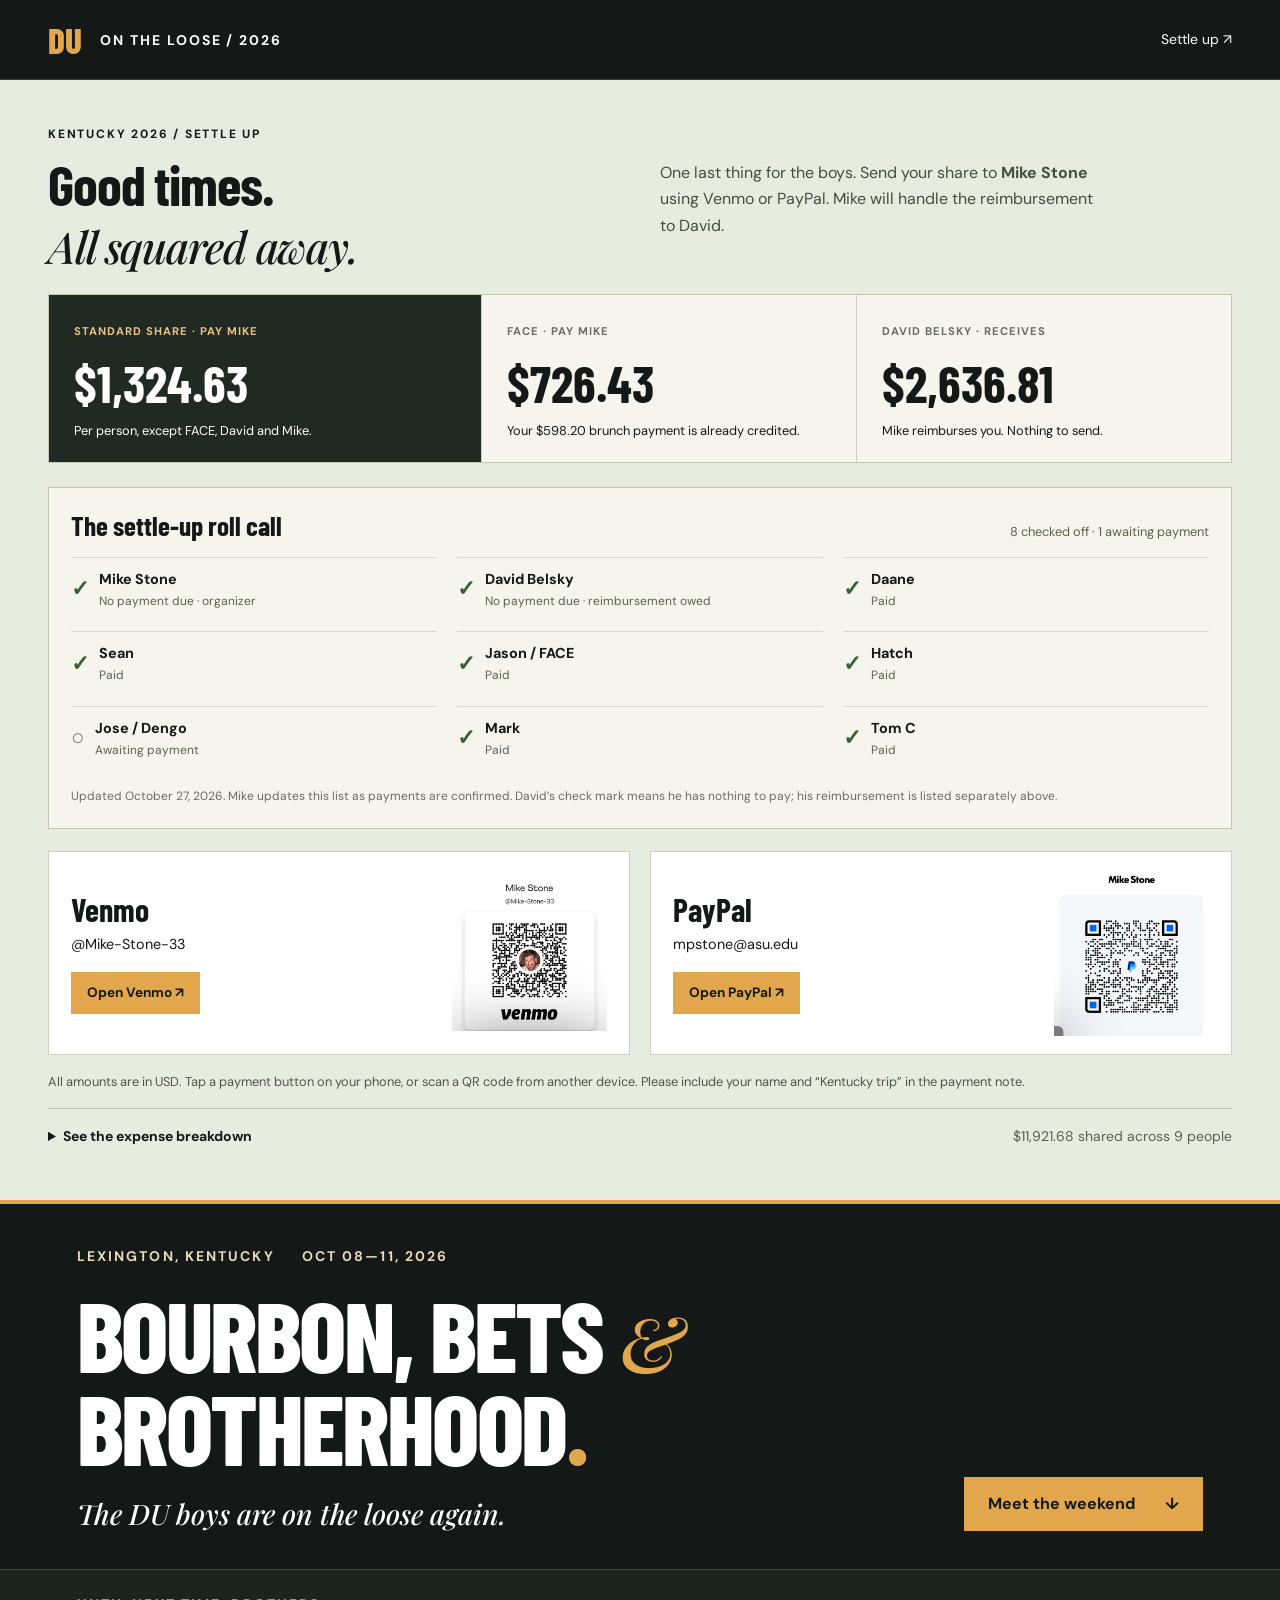
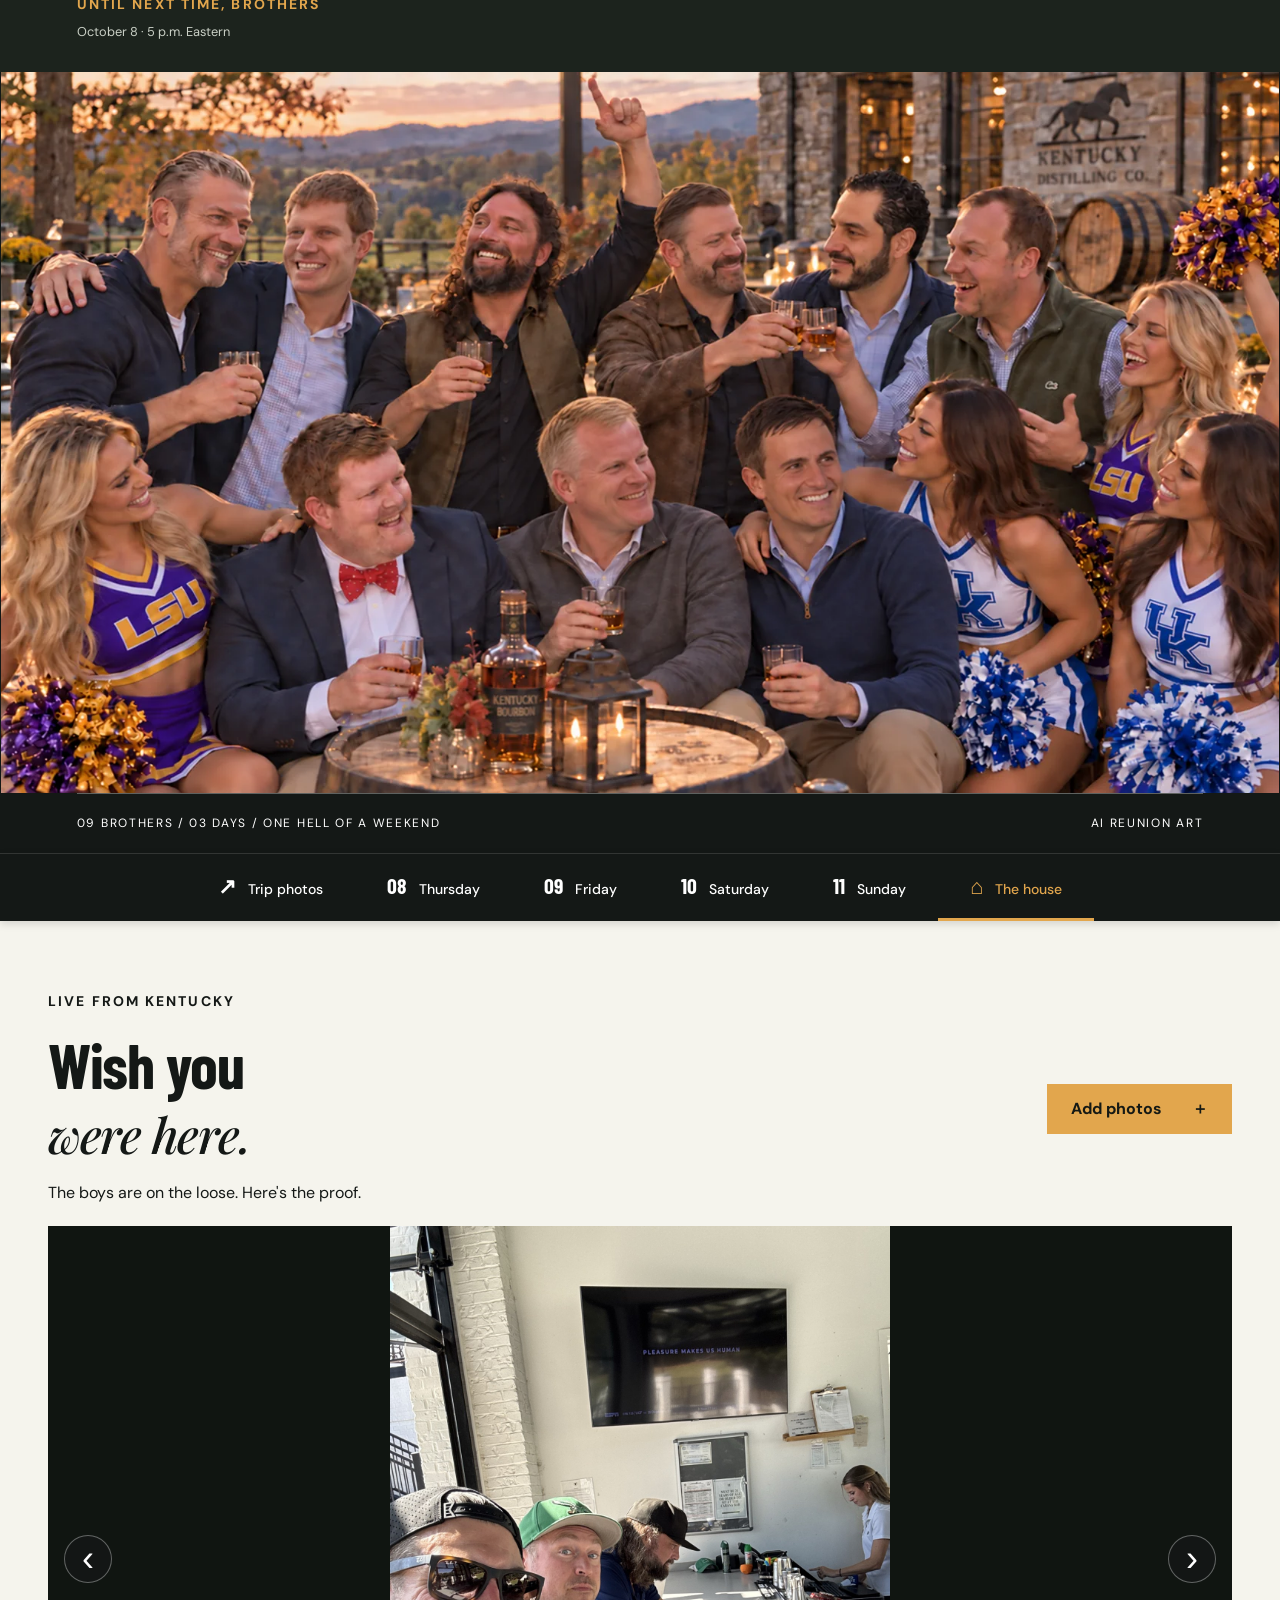
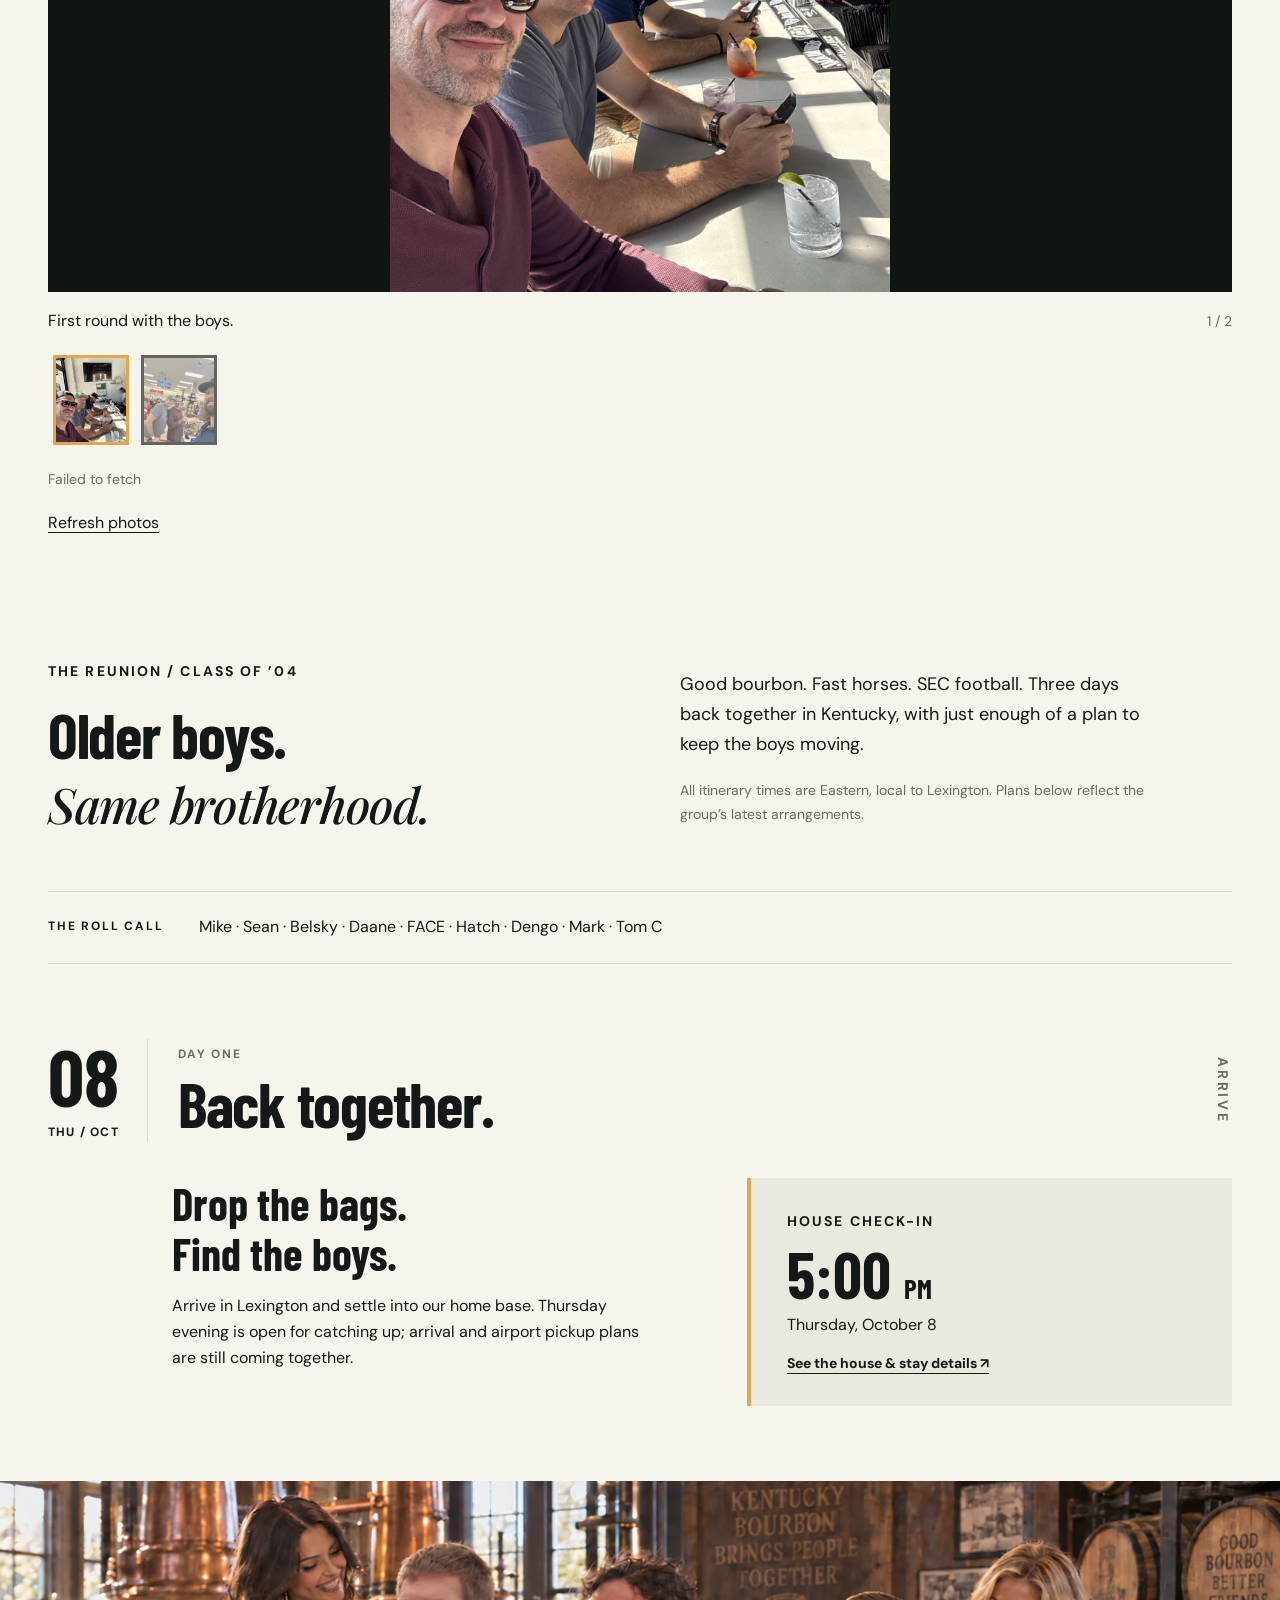
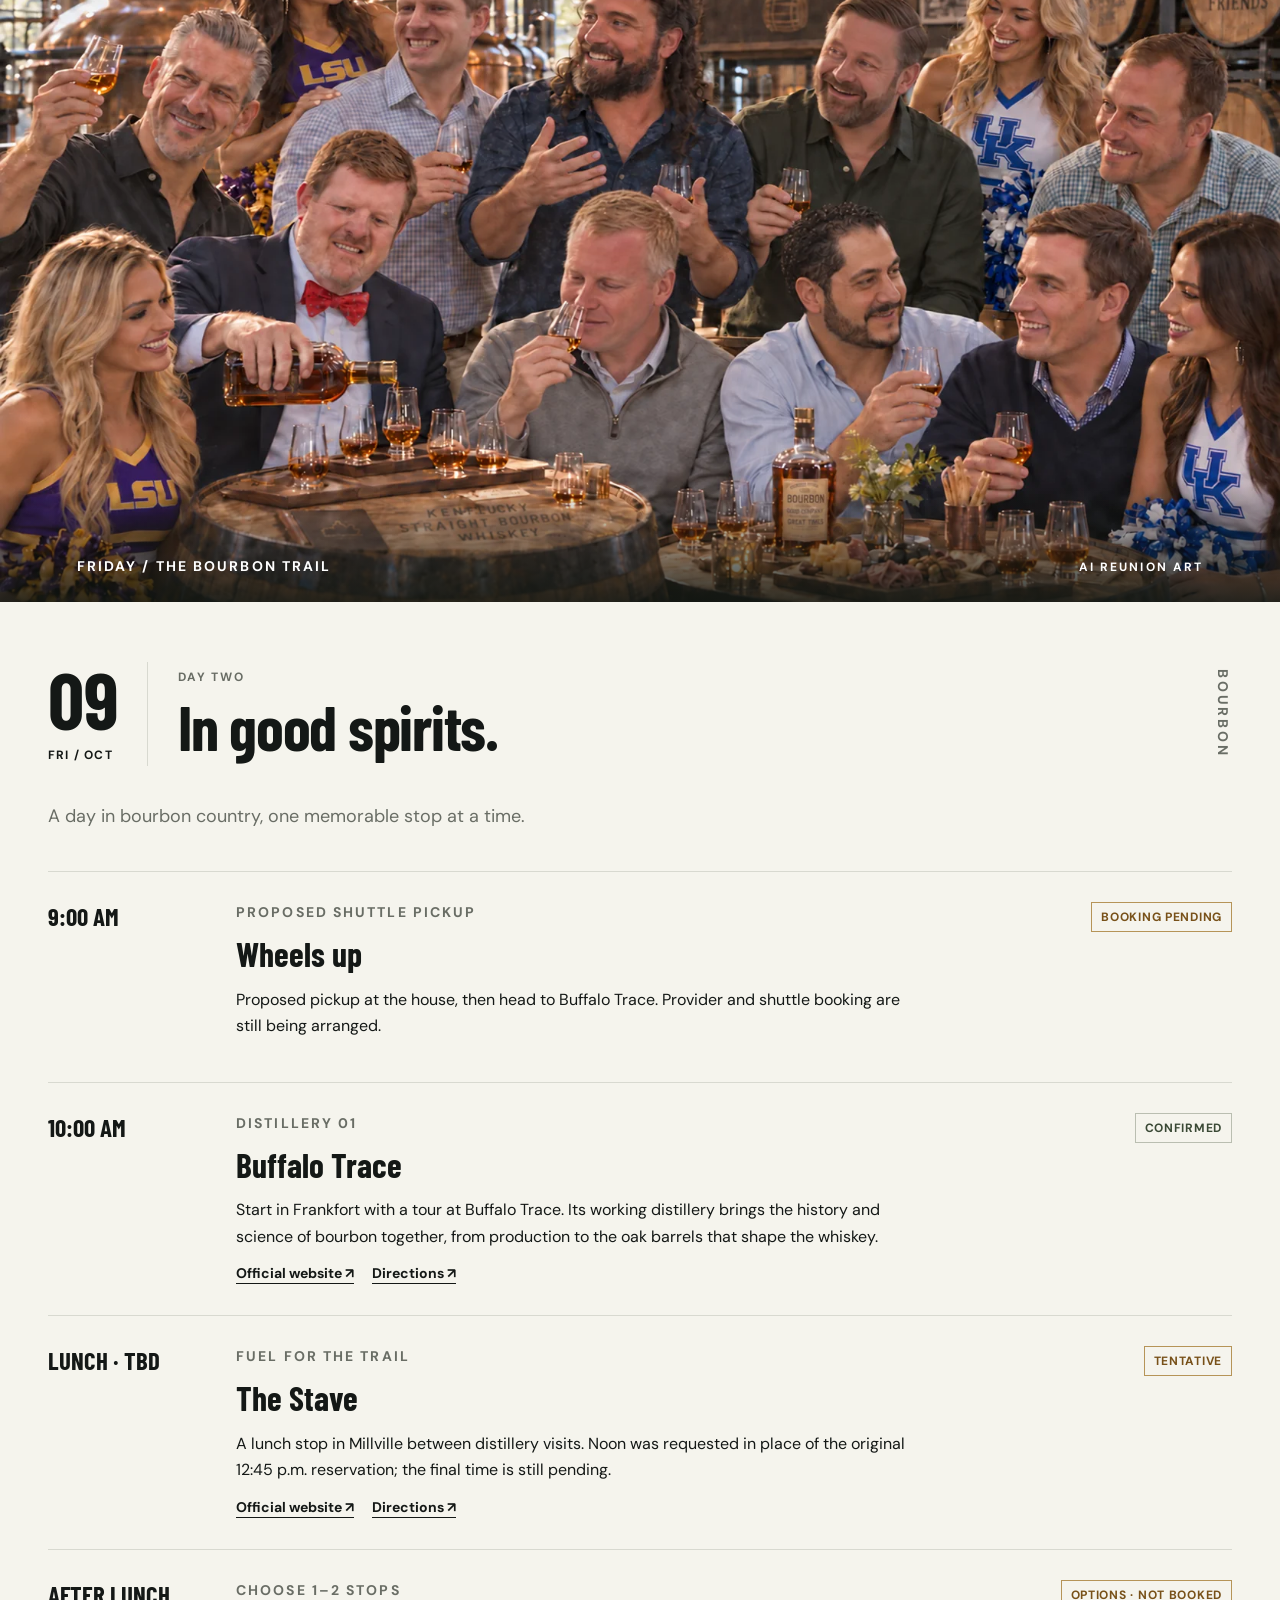
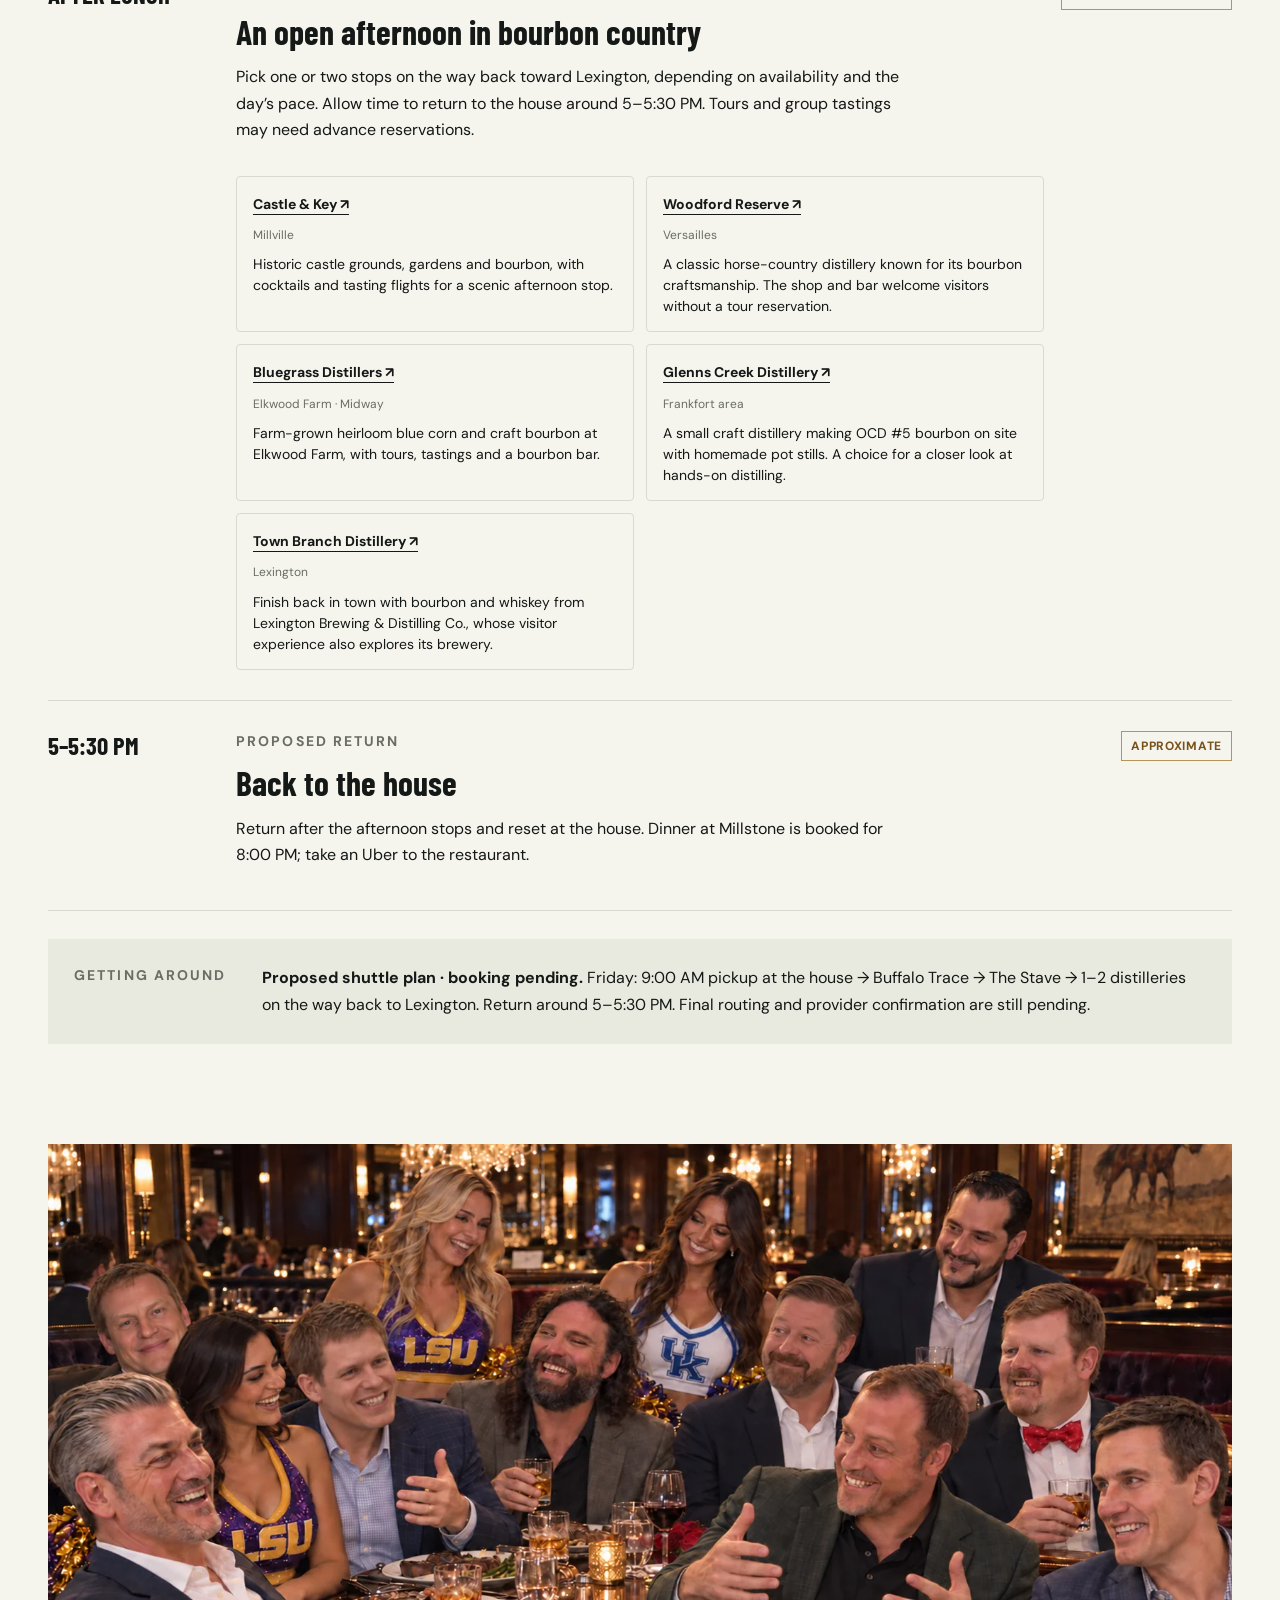
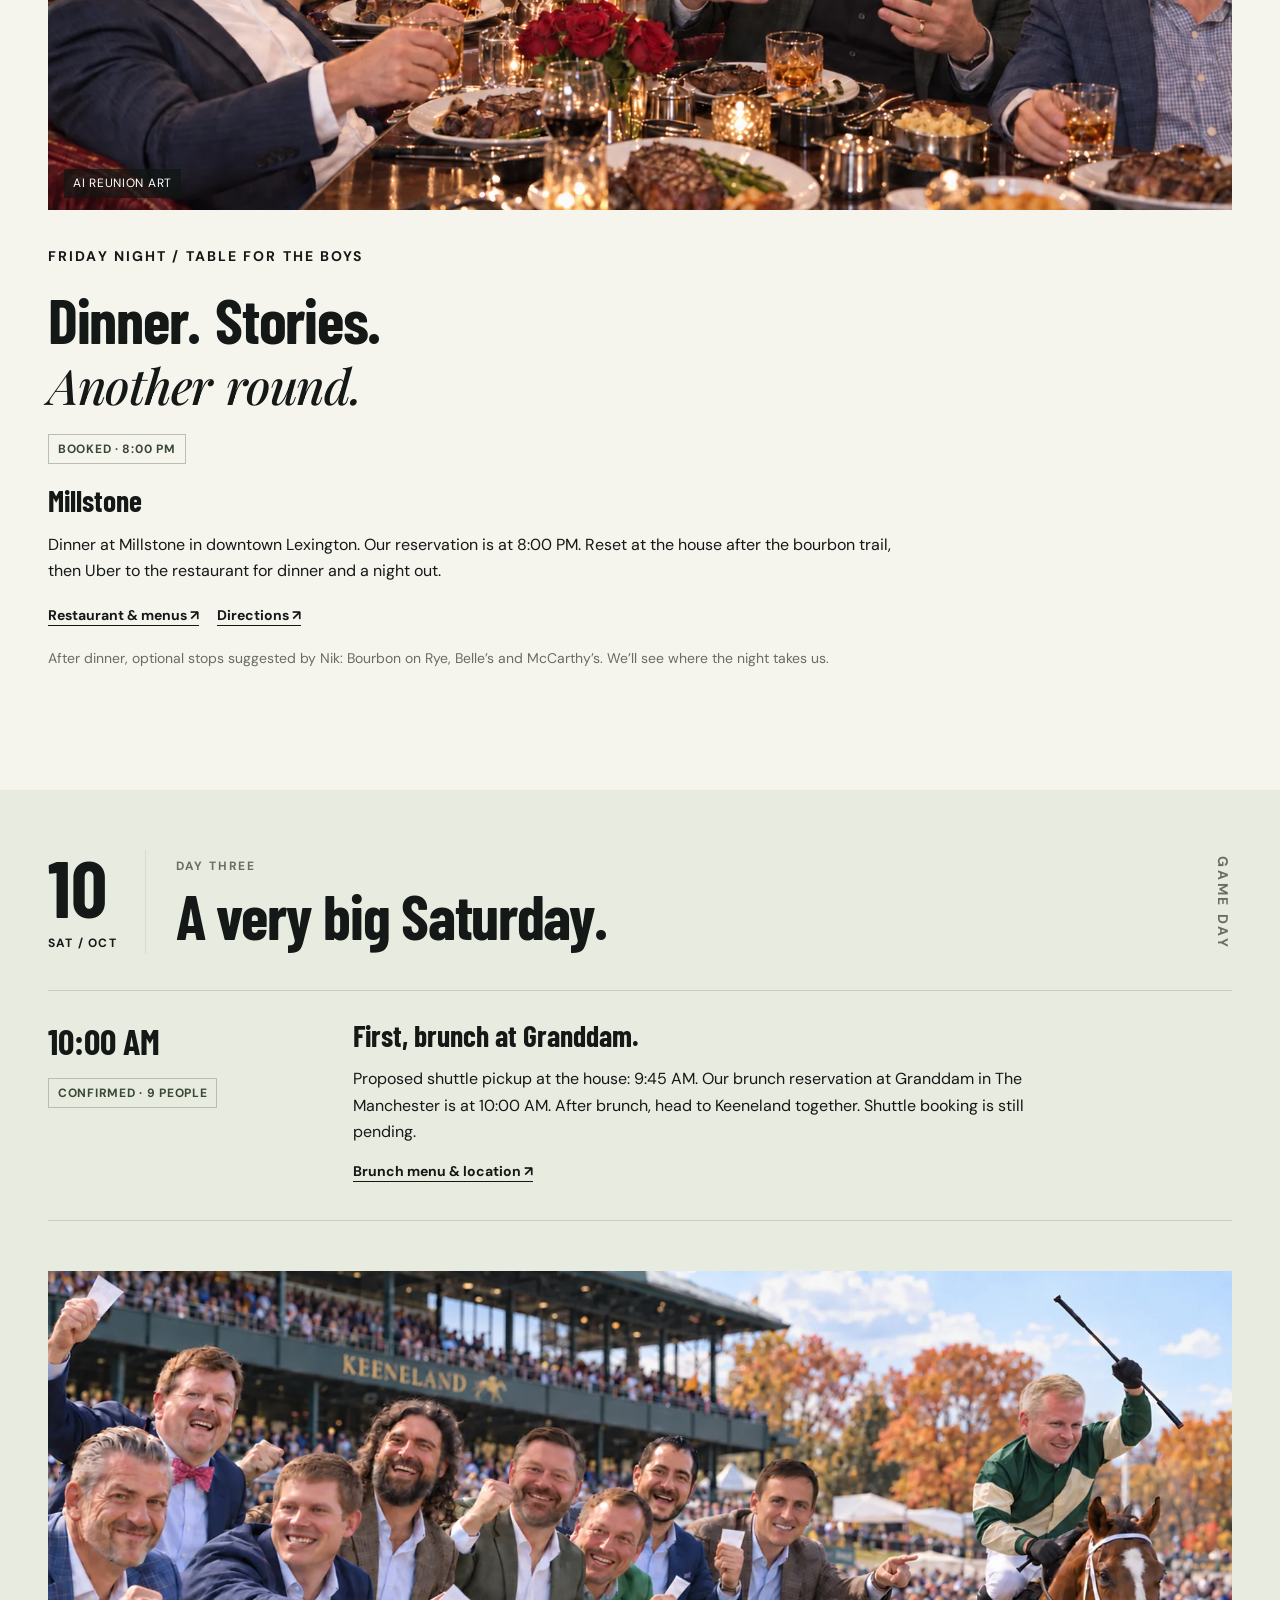
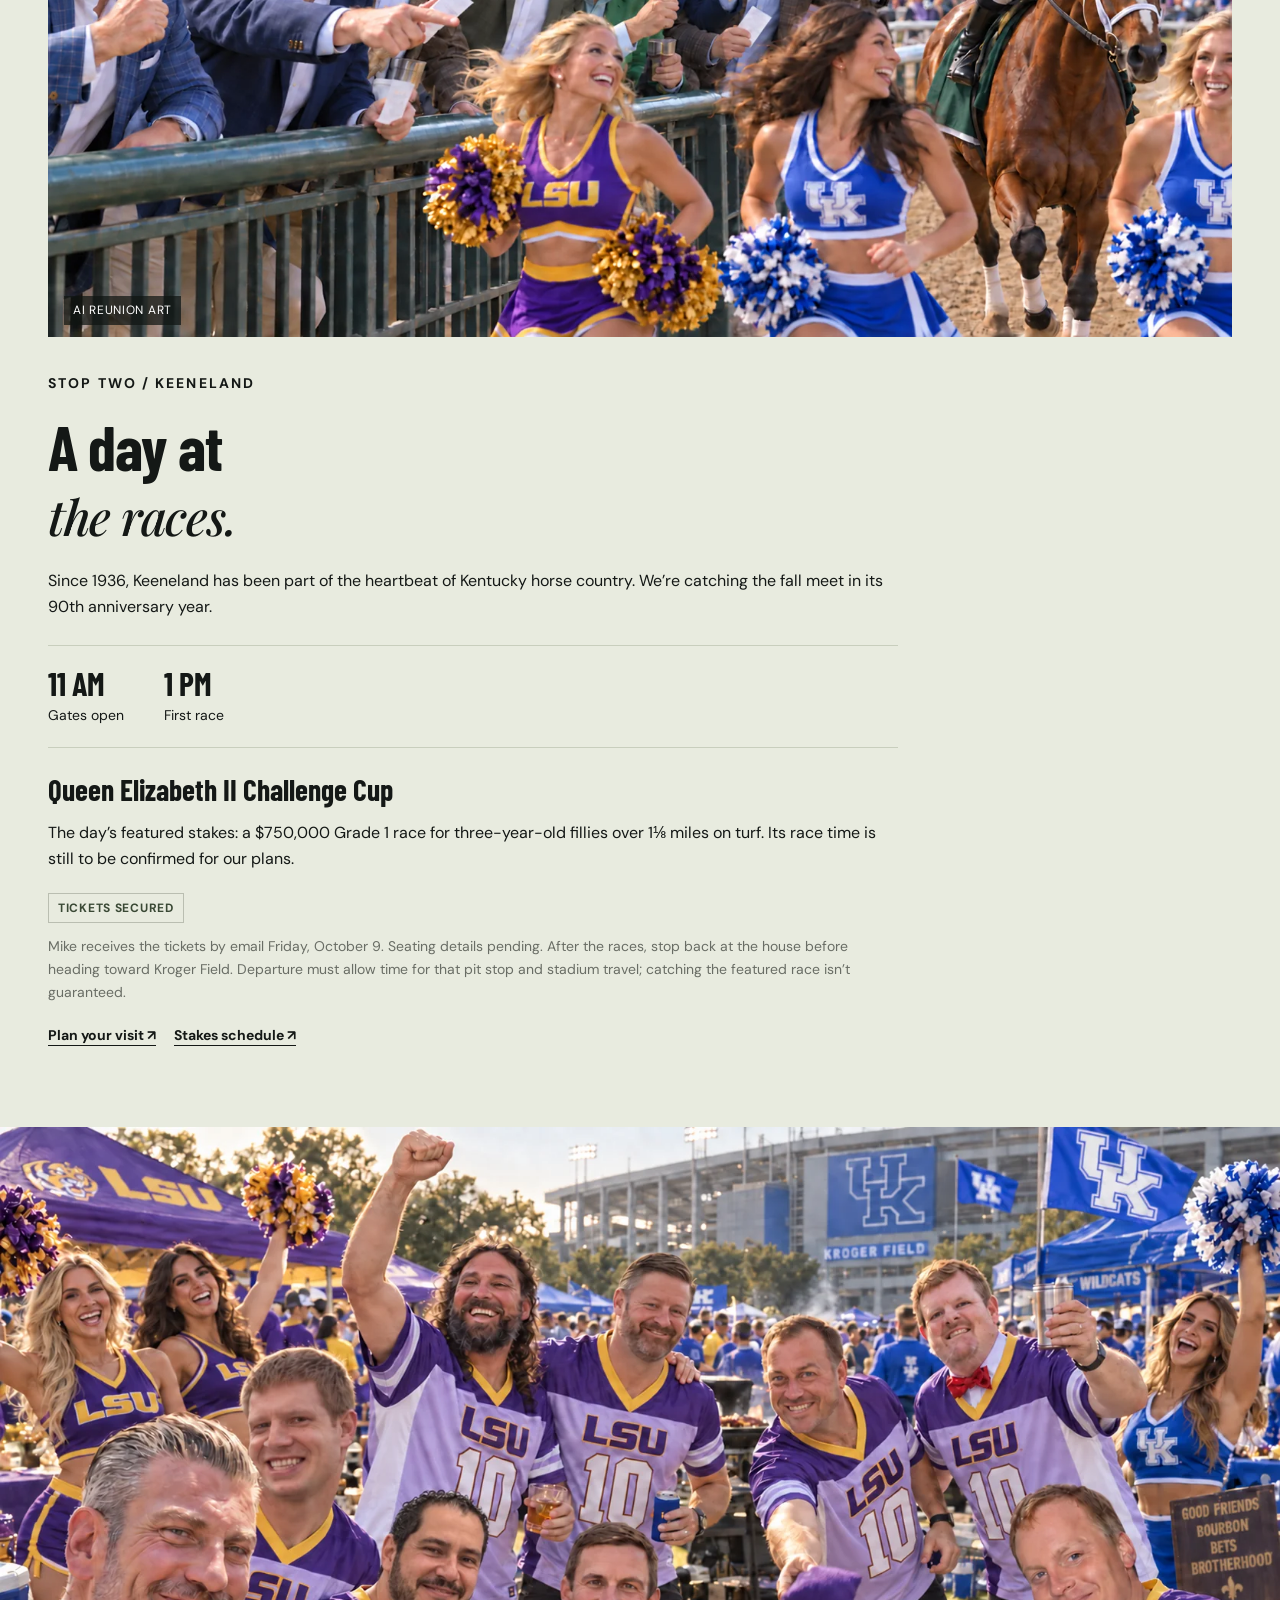
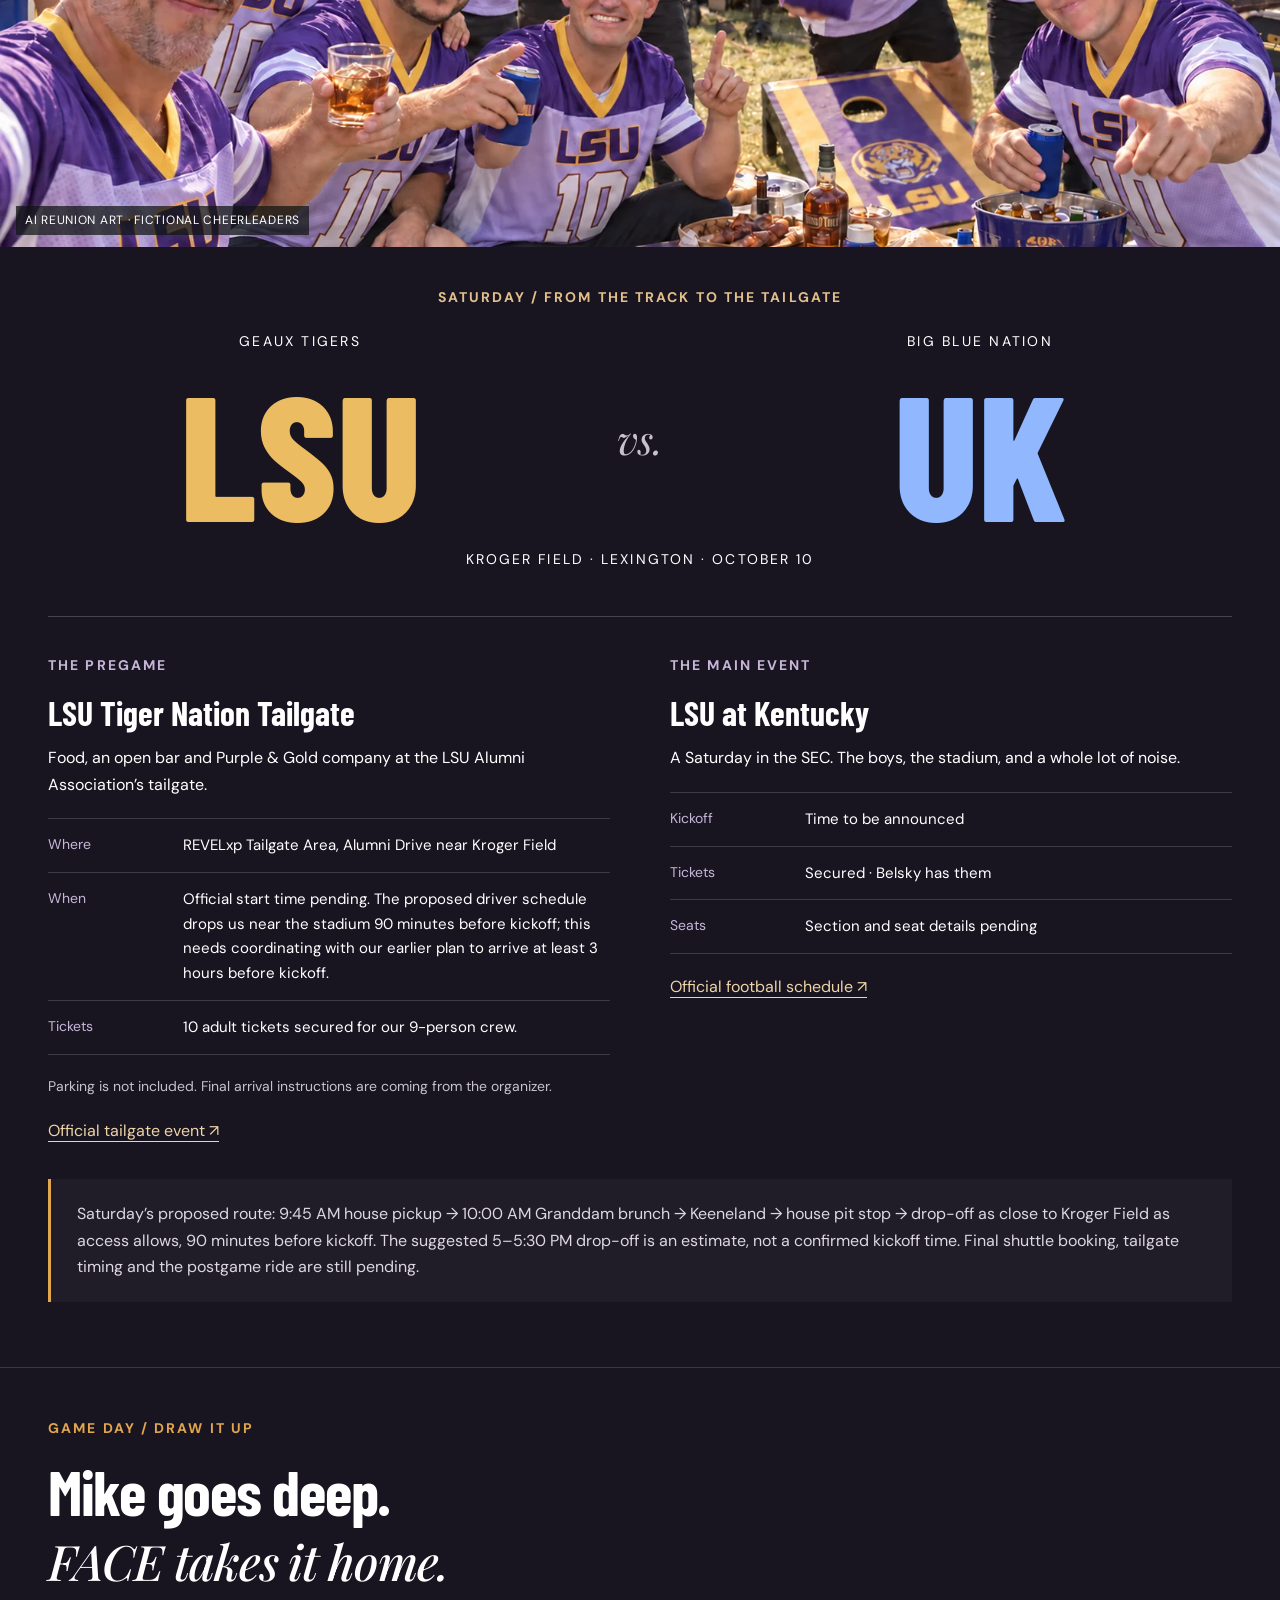
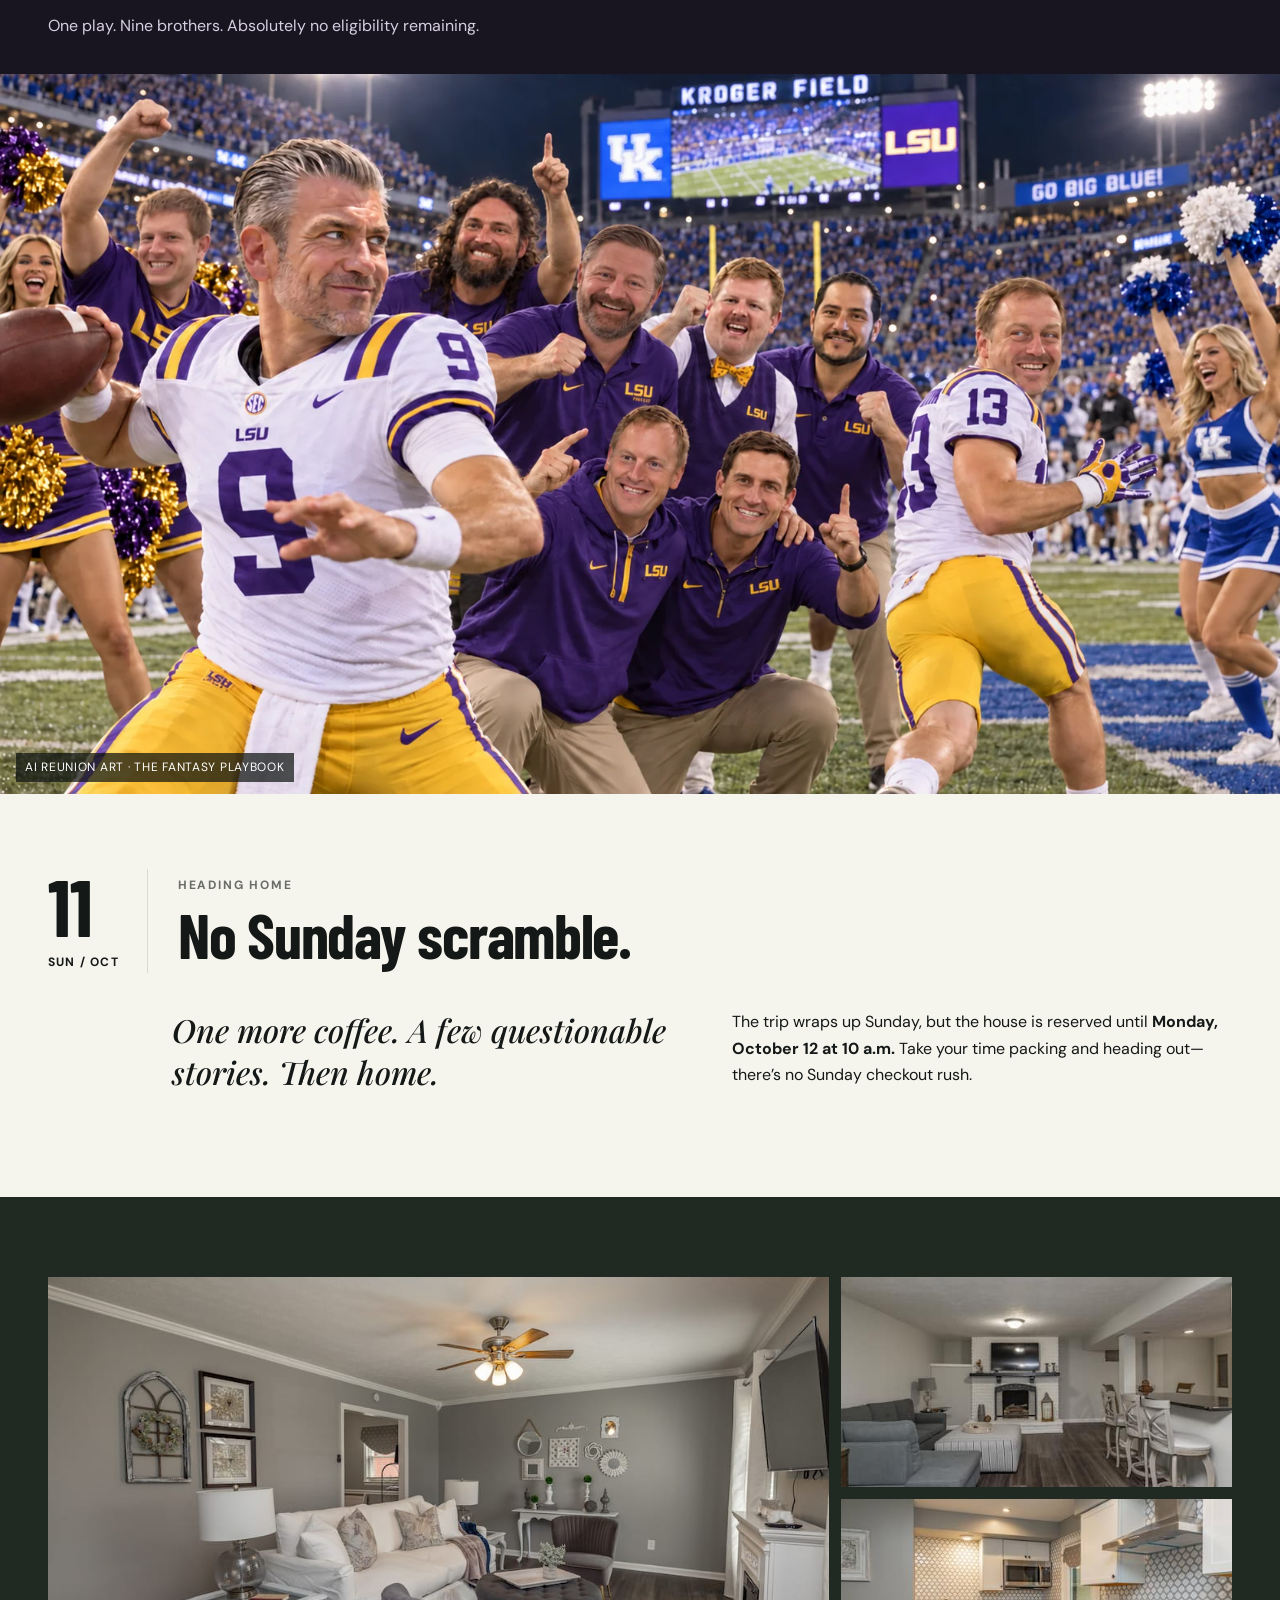
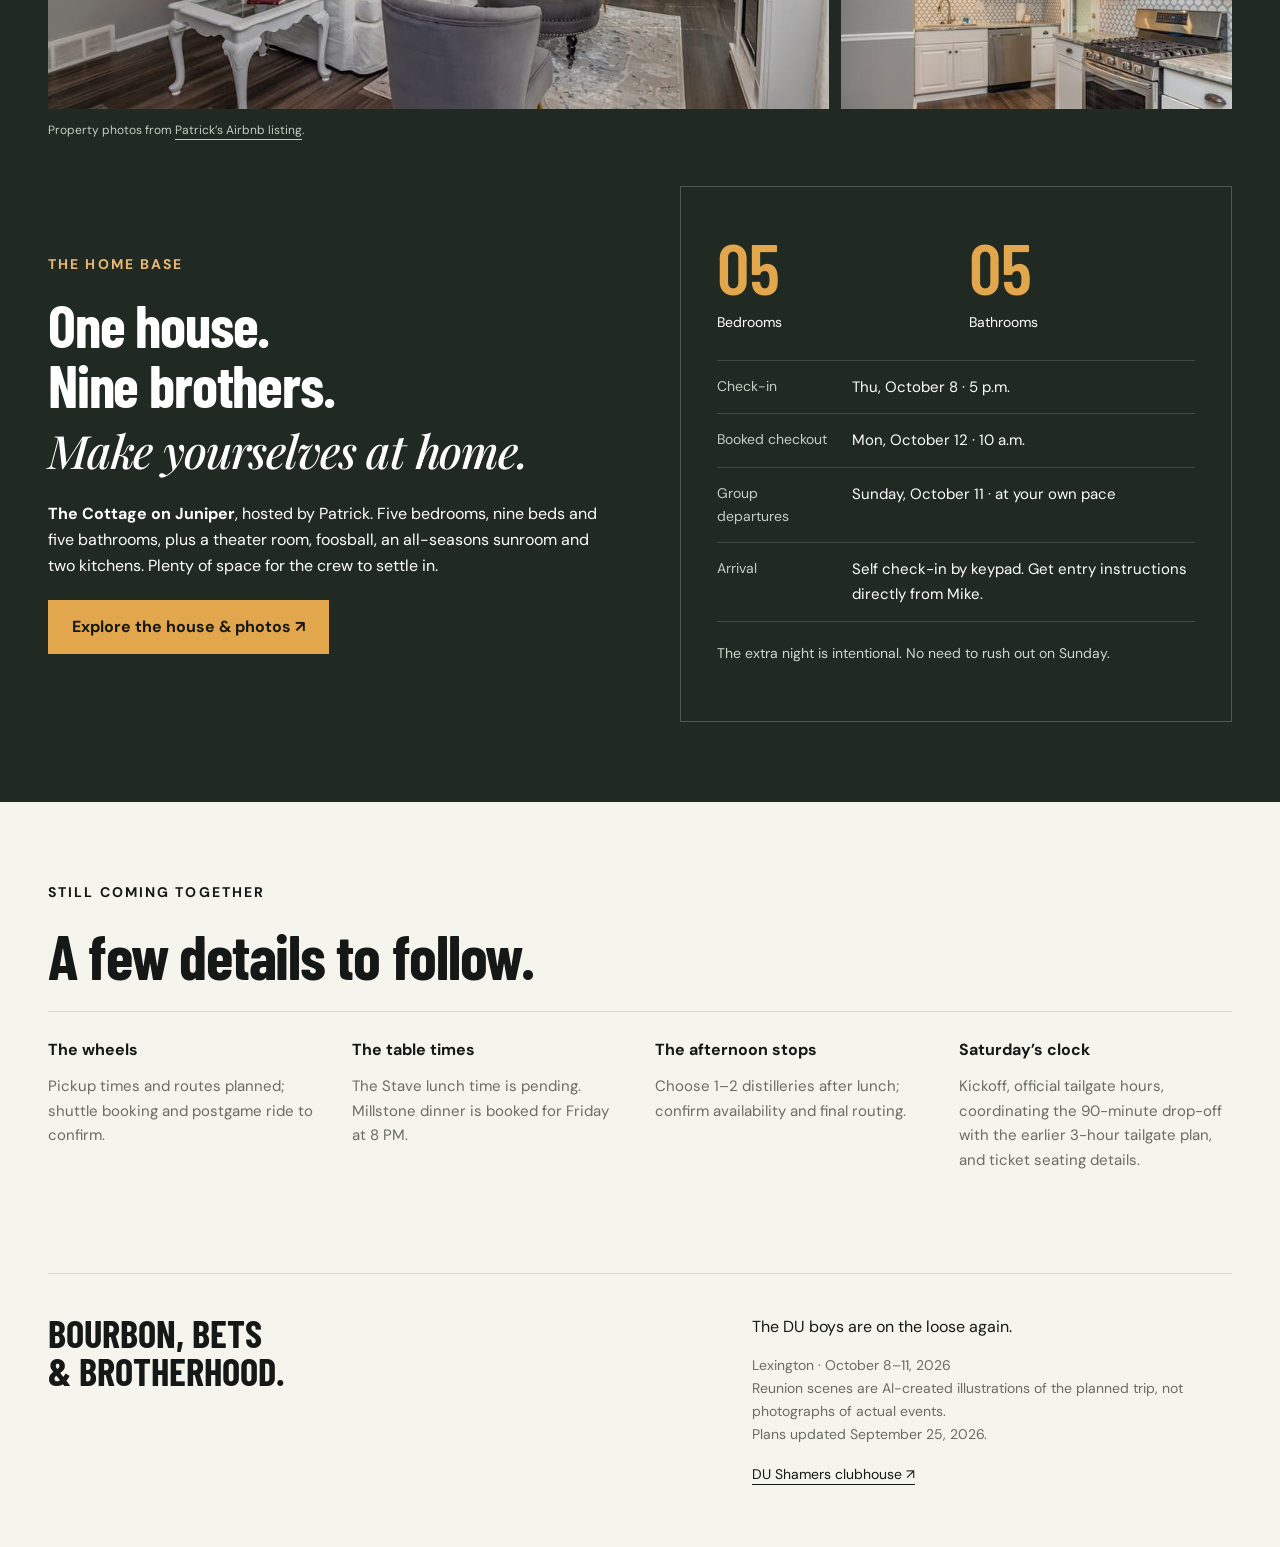
<file: kentucky/index.html>
<!doctype html>
<html lang="en">
<head>
  <meta charset="utf-8"><meta name="viewport" content="width=device-width,initial-scale=1">
  <title>Bourbon, Bets & Brotherhood · Kentucky 2026</title>
  <meta name="description" content="The DU boys are on the loose again. Nine brothers, three days in Kentucky: bourbon country, Keeneland and LSU vs. Kentucky. October 8–11, 2026.">
  <meta name="theme-color" content="#141816">
  <link rel="icon" href="favicon.svg" type="image/svg+xml">
  <link rel="stylesheet" href="trip.css">
  <script src="trip.js" defer></script>
  <script src="gallery.js" defer></script>
</head>
<body>
<a class="skip" href="#itinerary">Skip to the itinerary</a>
<header class="masthead"><a class="brand" href="#top" aria-label="Bourbon, Bets and Brotherhood home">DU<span>ON THE LOOSE / 2026</span></a><a class="header-link" href="#settle-up">Settle up <span aria-hidden="true">↗</span></a></header>
<main>
<section class="settlement" id="settle-up" aria-labelledby="settlement-title">
 <div class="wrap">
  <div class="settlement-heading"><div><p class="eyebrow">KENTUCKY 2026 / SETTLE UP</p><h2 id="settlement-title">Good times.<br><em>All squared away.</em></h2></div><p>One last thing for the boys. Send your share to <strong>Mike Stone</strong> using Venmo or PayPal. Mike will handle the reimbursement to David.</p></div>
  <div class="settlement-balances">
   <article class="balance-standard"><span class="label">STANDARD SHARE · PAY MIKE</span><strong>$1,324.63</strong><p>Per person, except FACE, David and Mike.</p></article>
   <article><span class="label">FACE · PAY MIKE</span><strong>$726.43</strong><p>Your $598.20 brunch payment is already credited.</p></article>
   <article><span class="label">DAVID BELSKY · RECEIVES</span><strong>$2,636.81</strong><p>Mike reimburses you. Nothing to send.</p></article>
  </div>
  <section class="payment-tracker" aria-labelledby="payment-tracker-title">
   <div class="tracker-heading"><h3 id="payment-tracker-title">The settle-up roll call</h3><span>8 checked off · 1 awaiting payment</span></div>
   <ul class="payment-roster">
    <li class="settled"><span class="payment-status-icon" aria-hidden="true">✓</span><div><strong>Mike Stone</strong><span>No payment due · organizer</span></div></li>
    <li class="settled"><span class="payment-status-icon" aria-hidden="true">✓</span><div><strong>David Belsky</strong><span>No payment due · reimbursement owed</span></div></li>
    <li class="settled"><span class="payment-status-icon" aria-hidden="true">✓</span><div><strong>Daane</strong><span>Paid</span></div></li>
    <li class="settled"><span class="payment-status-icon" aria-hidden="true">✓</span><div><strong>Sean</strong><span>Paid</span></div></li>
    <li class="settled"><span class="payment-status-icon" aria-hidden="true">✓</span><div><strong>Jason / FACE</strong><span>Paid</span></div></li>
    <li class="settled"><span class="payment-status-icon" aria-hidden="true">✓</span><div><strong>Hatch</strong><span>Paid</span></div></li>
    <li><span class="payment-status-icon" aria-hidden="true">○</span><div><strong>Jose / Dengo</strong><span>Awaiting payment</span></div></li>
    <li class="settled"><span class="payment-status-icon" aria-hidden="true">✓</span><div><strong>Mark</strong><span>Paid</span></div></li>
    <li class="settled"><span class="payment-status-icon" aria-hidden="true">✓</span><div><strong>Tom C</strong><span>Paid</span></div></li>
   </ul>
   <p class="small">Updated October 27, 2026. Mike updates this list as payments are confirmed. David’s check mark means he has nothing to pay; his reimbursement is listed separately above.</p>
  </section>
  <div class="payment-options">
   <article class="payment-card"><div><h3>Venmo</h3><p>@Mike-Stone-33</p><a class="button primary" href="https://venmo.com/code?user_id=2447617640366080947&amp;created=1792350996.918236" target="_blank" rel="noopener noreferrer">Open Venmo ↗</a></div><a href="assets/venmo-qr.jpg" target="_blank" rel="noopener noreferrer" aria-label="Enlarge Mike Stone’s Venmo QR code"><img src="assets/venmo-qr.jpg" width="1179" height="1188" alt="Venmo payment QR code for Mike Stone, @Mike-Stone-33"></a></article>
   <article class="payment-card"><div><h3>PayPal</h3><p>mpstone@asu.edu</p><a class="button primary" href="https://www.paypal.com/qrcodes/p2pqrc/LCLH6JEH7QF7N" target="_blank" rel="noopener noreferrer">Open PayPal ↗</a></div><a href="assets/paypal-qr.jpg" target="_blank" rel="noopener noreferrer" aria-label="Enlarge Mike Stone’s PayPal QR code"><img src="assets/paypal-qr.jpg" width="1179" height="1263" alt="PayPal payment QR code for Mike Stone"></a></article>
  </div>
  <p class="settlement-help">All amounts are in USD. Tap a payment button on your phone, or scan a QR code from another device. Please include your name and “Kentucky trip” in the payment note.</p>
  <details class="expense-details"><summary>See the expense breakdown <span>$11,921.68 shared across 9 people</span></summary><div class="expense-content"><table><caption>Shared trip expenses (USD)</caption><thead><tr><th scope="col">Expense</th><th scope="col">Paid by</th><th scope="col">Amount</th></tr></thead><tbody>
  <tr><td>Airbnb · four nights</td><td>Mike</td><td>$4,542.35</td></tr><tr><td>Transportation</td><td>David</td><td>$1,350.00</td></tr><tr><td>Keeneland</td><td>Mike</td><td>$377.36</td></tr><tr><td>Football tickets</td><td>David</td><td>$2,611.44</td></tr><tr><td>Tailgate · nine tickets</td><td>Mike</td><td>$1,350.00</td></tr><tr><td>Saturday brunch</td><td>FACE</td><td>$598.20</td></tr><tr><td>Friday lunch</td><td>Mike</td><td>$622.25</td></tr><tr><td>Friday dinner</td><td>Mike</td><td>$470.08</td></tr>
  </tbody><tfoot><tr><th scope="row" colspan="2">Total shared expenses</th><td>$11,921.68</td></tr></tfoot></table><p>Mike is covering the accidentally booked fifth Airbnb night and the extra tailgate ticket personally. Neither is included above. All shared expenses are split equally nine ways; the rounding penny goes to Mike’s share.</p><p class="small">Original settlement amounts calculated October 18, 2026. See the roll call above for manually confirmed payment status.</p></div></details>
 </div>
</section>

<section class="hero" id="top" aria-labelledby="trip-title">
  <img class="hero-art" src="assets/hero.webp" srcset="assets/hero-768.webp 768w, assets/hero.webp 1672w" sizes="100vw" data-art="true" data-full="assets/hero.webp" decoding="async" alt="AI-created reunion scene of the nine DU brothers celebrating in Kentucky bourbon country" fetchpriority="high" width="1672" height="941">
  <div class="hero-shade"></div>
  <div class="hero-copy"><p class="eyebrow">LEXINGTON, KENTUCKY <span>OCT 08—11, 2026</span></p><h1 id="trip-title">BOURBON, BETS <em>&</em><br>BROTHERHOOD<span class="period">.</span></h1><p class="tagline">The DU boys are on the loose again.</p><a class="button primary" href="#itinerary">Meet the weekend <span aria-hidden="true">↓</span></a></div>
  <div class="countdown" aria-label="Countdown to the trip"><div><p class="eyebrow" id="countdown-title">THE BOYS ARE BACK IN</p><p class="countdown-date">October 8 · 5 p.m. Eastern</p></div><div class="countdown-units" role="timer" aria-labelledby="countdown-title"><div><strong id="count-days">—</strong><span>DAYS</span></div><div><strong id="count-hours">—</strong><span>HOURS</span></div><div><strong id="count-minutes">—</strong><span>MINUTES</span></div><div><strong id="count-seconds">—</strong><span>SECONDS</span></div></div></div><div class="hero-bottom"><span>09 BROTHERS / 03 DAYS / ONE HELL OF A WEEKEND</span><span>AI REUNION ART</span></div>
</section>
<nav class="day-nav" aria-label="Trip sections"><a href="#photos">↗ <span>Trip photos</span></a><a href="#thursday">08 <span>Thursday</span></a><a href="#friday">09 <span>Friday</span></a><a href="#saturday">10 <span>Saturday</span></a><a href="#sunday">11 <span>Sunday</span></a><a href="#stay">⌂ <span>The house</span></a></nav>

<section class="trip-gallery wrap" id="photos" aria-labelledby="photos-title">
  <div class="gallery-heading"><div><p class="eyebrow">LIVE FROM KENTUCKY</p><h2 id="photos-title">Wish you<br><em>were here.</em></h2><p>The boys are on the loose. Here's the proof.</p></div><button class="button primary" id="add-photos" type="button">Add photos <span aria-hidden="true">＋</span></button></div>
  <div class="gallery-stage" tabindex="0" role="region" aria-label="Trip photos. Use left and right arrow keys to browse.">
    <img id="gallery-photo" src="assets/trip-photo-1.jpg" alt="Three friends enjoying drinks at the bar" width="1350" height="1800" loading="lazy">
    <button class="gallery-arrow previous" type="button" aria-label="Previous photo">‹</button><button class="gallery-arrow next" type="button" aria-label="Next photo">›</button>
  </div>
  <div class="gallery-details" aria-live="polite"><p id="gallery-caption">First round with the boys.</p><span id="gallery-count">1 / 2</span></div>
  <div class="gallery-thumbnails" aria-label="Choose a trip photo"></div>
  <p class="small" id="gallery-status" role="status"></p>
  <button id="gallery-refresh" type="button" class="gallery-text-button">Refresh photos</button>
  <noscript><p>Enable JavaScript to flip through photos and add your own.</p><img src="assets/trip-photo-2.jpg" alt="The crew making a stop at Buc-ee’s" loading="lazy"></noscript>
</section>
<dialog id="upload-dialog" aria-labelledby="upload-title"><button type="button" id="upload-close" class="gallery-text-button">Close ×</button><h3 id="upload-title">Add to the weekend.</h3><p class="small">Photos appear on this public trip page for everyone to enjoy.</p>
<form id="photo-upload"><label>Choose photos<input type="file" name="photos" accept="image/*" multiple required></label><p class="small">Choose up to 10 photos at a time. JPEG, PNG and WebP work best; if a HEIC photo cannot be opened, export it as JPEG first. Photos are resized before uploading.</p><button class="button primary" type="submit">Upload photos</button></form><p id="upload-status" role="status" aria-live="polite"></p></dialog>

<section class="intro wrap" id="itinerary"><div><p class="eyebrow">THE REUNION / CLASS OF ’04</p><h2>Older boys.<br><em>Same brotherhood.</em></h2></div><div><p>Good bourbon. Fast horses. SEC football. Three days back together in Kentucky, with just enough of a plan to keep the boys moving.</p><p class="small">All itinerary times are Eastern, local to Lexington. Plans below reflect the group’s latest arrangements.</p></div></section>
<div class="crew wrap" aria-label="The nine brothers"><span>THE ROLL CALL</span><p>Mike · Sean · Belsky · Daane · FACE · Hatch · Dengo · Mark · Tom C</p></div>
<section class="day wrap arrival" id="thursday"><div class="day-heading"><div class="date-block"><strong>08</strong><span>THU / OCT</span></div><div><p class="eyebrow">DAY ONE</p><h2>Back together.</h2></div><span class="day-word">ARRIVE</span></div><div class="arrival-grid"><div><h3>Drop the bags.<br>Find the boys.</h3><p>Arrive in Lexington and settle into our home base. Thursday evening is open for catching up; arrival and airport pickup plans are still coming together.</p></div><div class="arrival-ticket"><span class="eyebrow">HOUSE CHECK-IN</span><strong>5:00 <small>PM</small></strong><p>Thursday, October 8</p><a href="#stay">See the house & stay details ↗</a></div></div></section>
<section class="chapter bourbon-chapter" id="friday"><div class="chapter-image"><img src="assets/bourbon.webp" srcset="assets/bourbon-768.webp 768w, assets/bourbon.webp 1672w" sizes="100vw" data-art="true" data-full="assets/bourbon.webp" decoding="async" loading="lazy" width="1672" height="941" alt="AI-created scene of the nine brothers tasting bourbon with fictional LSU and Kentucky cheerleaders"><div class="image-caption">FRIDAY / THE BOURBON TRAIL <span>AI REUNION ART</span></div></div><div class="wrap"><div class="day-heading"><div class="date-block"><strong>09</strong><span>FRI / OCT</span></div><div><p class="eyebrow">DAY TWO</p><h2>In good spirits.</h2></div><span class="day-word">BOURBON</span></div><p class="chapter-lead">A day in bourbon country, one memorable stop at a time.</p><div class="timeline" id="friday-stops"></div><aside class="transport-note"><span class="label">GETTING AROUND</span><p><strong>Proposed shuttle plan · booking pending.</strong> Friday: 9:00 AM pickup at the house → Buffalo Trace → The Stave → 1–2 distilleries on the way back to Lexington. Return around 5–5:30 PM. Final routing and provider confirmation are still pending.</p></aside></div></section>
<section class="dinner wrap"><div class="dinner-photo"><img src="assets/dinner.webp" srcset="assets/dinner-768.webp 768w, assets/dinner.webp 1672w" sizes="100vw" data-art="true" data-full="assets/dinner.webp" decoding="async" loading="lazy" width="1672" height="941" alt="AI-created dinner celebration with the nine brothers"><span class="art-label">AI REUNION ART</span></div><div class="dinner-copy"><p class="eyebrow">FRIDAY NIGHT / TABLE FOR THE BOYS</p><h2>Dinner. Stories.<br><em>Another round.</em></h2><span class="badge">BOOKED · 8:00 PM</span><h3>Millstone</h3><p>Dinner at Millstone in downtown Lexington. Our reservation is at 8:00 PM. Reset at the house after the bourbon trail, then Uber to the restaurant for dinner and a night out.</p><div class="links"><a href="https://www.millstonelex.com/" target="_blank" rel="noopener noreferrer">Restaurant & menus ↗</a><a href="https://www.google.com/maps/search/?api=1&query=Millstone+Lexington" target="_blank" rel="noopener noreferrer">Directions ↗</a></div><p class="small">After dinner, optional stops suggested by Nik: Bourbon on Rye, Belle’s and McCarthy’s. We’ll see where the night takes us.</p></div></section>
<section class="chapter race-chapter" id="saturday"><div class="wrap"><div class="day-heading"><div class="date-block"><strong>10</strong><span>SAT / OCT</span></div><div><p class="eyebrow">DAY THREE</p><h2>A very big Saturday.</h2></div><span class="day-word">GAME DAY</span></div><div class="brunch"><div><span class="time">10:00 AM</span><span class="badge">CONFIRMED · 9 PEOPLE</span></div><div><h3>First, brunch at Granddam.</h3><p>Proposed shuttle pickup at the house: 9:45 AM. Our brunch reservation at Granddam in The Manchester is at 10:00 AM. After brunch, head to Keeneland together. Shuttle booking is still pending.</p><a href="https://granddamky.com/" target="_blank" rel="noopener noreferrer">Brunch menu & location ↗</a></div></div></div><div class="racing-layout wrap"><div class="racing-photo"><img src="assets/racing.webp" srcset="assets/racing-768.webp 768w, assets/racing.webp 1672w" sizes="100vw" data-art="true" data-full="assets/racing.webp" decoding="async" loading="lazy" width="1672" height="941" alt="AI-created Keeneland scene with Mark riding a horse and the other eight brothers cheering at the rail"><span class="art-label">AI REUNION ART</span></div><div class="racing-copy"><p class="eyebrow">STOP TWO / KEENELAND</p><h2>A day at<br><em>the races.</em></h2><p>Since 1936, Keeneland has been part of the heartbeat of Kentucky horse country. We’re catching the fall meet in its 90th anniversary year.</p><div class="race-times"><div><strong>11 AM</strong><span>Gates open</span></div><div><strong>1 PM</strong><span>First race</span></div></div><h3>Queen Elizabeth II Challenge Cup</h3><p>The day’s featured stakes: a $750,000 Grade 1 race for three-year-old fillies over 1⅛ miles on turf. Its race time is still to be confirmed for our plans.</p><span class="badge">TICKETS SECURED</span><p class="small">Mike receives the tickets by email Friday, October 9. Seating details pending. After the races, stop back at the house before heading toward Kroger Field. Departure must allow time for that pit stop and stadium travel; catching the featured race isn’t guaranteed.</p><div class="links"><a href="https://www.keeneland.com/plan-your-day-races" target="_blank" rel="noopener noreferrer">Plan your visit ↗</a><a href="https://www.keeneland.com/racing/horsemen/stakes-schedule" target="_blank" rel="noopener noreferrer">Stakes schedule ↗</a></div></div></div></section>
<section class="football"><div class="football-photo"><img src="assets/tailgate.webp" srcset="assets/tailgate-768.webp 768w, assets/tailgate.webp 1672w" sizes="100vw" data-art="true" data-full="assets/tailgate.webp" decoding="async" loading="lazy" width="1672" height="941" alt="AI-created celebration with the nine brothers and fictional adult LSU and Kentucky cheerleaders at a football tailgate"><span class="art-label">AI REUNION ART · FICTIONAL CHEERLEADERS</span></div><div class="wrap football-content"><p class="eyebrow">SATURDAY / FROM THE TRACK TO THE TAILGATE</p><div class="matchup"><div><span>GEAUX TIGERS</span><strong>LSU</strong></div><em>vs.</em><div><span>BIG BLUE NATION</span><strong>UK</strong></div></div><p class="stadium">KROGER FIELD · LEXINGTON · OCTOBER 10</p><div class="game-grid"><article><span class="label">THE PREGAME</span><h3>LSU Tiger Nation Tailgate</h3><p>Food, an open bar and Purple & Gold company at the LSU Alumni Association’s tailgate.</p><dl><div><dt>Where</dt><dd>REVELxp Tailgate Area, Alumni Drive near Kroger Field</dd></div><div><dt>When</dt><dd>Official start time pending. The proposed driver schedule drops us near the stadium 90 minutes before kickoff; this needs coordinating with our earlier plan to arrive at least 3 hours before kickoff.</dd></div><div><dt>Tickets</dt><dd>10 adult tickets secured for our 9-person crew.</dd></div></dl><p class="small">Parking is not included. Final arrival instructions are coming from the organizer.</p><a href="https://givebutter.com/lsu-tiger-nation-tailgate-kentucky" target="_blank" rel="noopener noreferrer">Official tailgate event ↗</a></article><article><span class="label">THE MAIN EVENT</span><h3>LSU at Kentucky</h3><p>A Saturday in the SEC. The boys, the stadium, and a whole lot of noise.</p><dl><div><dt>Kickoff</dt><dd>Time to be announced</dd></div><div><dt>Tickets</dt><dd>Secured · Belsky has them</dd></div><div><dt>Seats</dt><dd>Section and seat details pending</dd></div></dl><a href="https://ukathletics.com/sports/football/schedule/" target="_blank" rel="noopener noreferrer">Official football schedule ↗</a></article></div><p class="timing-note">Saturday’s proposed route: 9:45 AM house pickup → 10:00 AM Granddam brunch → Keeneland → house pit stop → drop-off as close to Kroger Field as access allows, 90 minutes before kickoff. The suggested 5–5:30 PM drop-off is an estimate, not a confirmed kickoff time. Final shuttle booking, tailgate timing and the postgame ride are still pending.</p></div></section>
<section class="touchdown-chapter"><div class="wrap touchdown-heading"><p class="eyebrow">GAME DAY / DRAW IT UP</p><h2>Mike goes deep.<br><em>FACE takes it home.</em></h2><p>One play. Nine brothers. Absolutely no eligibility remaining.</p></div><div class="touchdown-photo"><img src="assets/touchdown.webp" srcset="assets/touchdown-768.webp 768w, assets/touchdown.webp 1672w" sizes="100vw" data-art="true" data-full="assets/touchdown.webp" decoding="async" loading="lazy" width="1672" height="941" alt="Fictional AI-created game scene of helmetless Mike as LSU quarterback throwing to FACE while the brothers and both teams’ cheerleaders celebrate"><span class="art-label">AI REUNION ART · THE FANTASY PLAYBOOK</span></div></section>
<section class="day wrap sunday" id="sunday"><div class="day-heading"><div class="date-block"><strong>11</strong><span>SUN / OCT</span></div><div><p class="eyebrow">HEADING HOME</p><h2>No Sunday scramble.</h2></div></div><div class="sunday-copy"><p>One more coffee. A few questionable stories. Then home.</p><p>The trip wraps up Sunday, but the house is reserved until <strong>Monday, October 12 at 10 a.m.</strong> Take your time packing and heading out—there’s no Sunday checkout rush.</p></div></section>
<section class="stay" id="stay"><div class="wrap house-gallery"><a href="https://www.airbnb.ie/rooms/580951417009531240" target="_blank" rel="noopener noreferrer"><img src="assets/house-1.jpg" loading="lazy" width="960" height="640" alt="Living room at The Cottage on Juniper, from the Airbnb listing"></a><img src="assets/house-2.jpg" loading="lazy" width="480" height="320" alt="Additional living space and kitchen at our Lexington rental"><img src="assets/house-3.jpg" loading="lazy" width="480" height="320" alt="Kitchen at The Cottage on Juniper"></div><div class="wrap"><p class="photo-credit">Property photos from <a href="https://www.airbnb.ie/rooms/580951417009531240" target="_blank" rel="noopener noreferrer">Patrick’s Airbnb listing</a>.</p></div><div class="wrap stay-grid"><div><p class="eyebrow">THE HOME BASE</p><h2>One house.<br>Nine brothers.<br><em>Make yourselves at home.</em></h2><p><strong>The Cottage on Juniper</strong>, hosted by Patrick. Five bedrooms, nine beds and five bathrooms, plus a theater room, foosball, an all-seasons sunroom and two kitchens. Plenty of space for the crew to settle in.</p><a class="button primary" href="https://www.airbnb.ie/rooms/580951417009531240" target="_blank" rel="noopener noreferrer">Explore the house & photos ↗</a></div><div class="stay-card"><div class="house-numbers"><div><strong>05</strong><span>Bedrooms</span></div><div><strong>05</strong><span>Bathrooms</span></div></div><dl><div><dt>Check-in</dt><dd>Thu, October 8 · 5 p.m.</dd></div><div><dt>Booked checkout</dt><dd>Mon, October 12 · 10 a.m.</dd></div><div><dt>Group departures</dt><dd>Sunday, October 11 · at your own pace</dd></div><div><dt>Arrival</dt><dd>Self check-in by keypad. Get entry instructions directly from Mike.</dd></div></dl><p class="small">The extra night is intentional. No need to rush out on Sunday.</p></div></div></section>
<section class="wrap loose-ends"><p class="eyebrow">STILL COMING TOGETHER</p><h2>A few details to follow.</h2><div class="pending-grid"><p><strong>The wheels</strong>Pickup times and routes planned; shuttle booking and postgame ride to confirm.</p><p><strong>The table times</strong>The Stave lunch time is pending. Millstone dinner is booked for Friday at 8 PM.</p><p><strong>The afternoon stops</strong>Choose 1–2 distilleries after lunch; confirm availability and final routing.</p><p><strong>Saturday’s clock</strong>Kickoff, official tailgate hours, coordinating the 90-minute drop-off with the earlier 3-hour tailgate plan, and ticket seating details.</p></div></section>
</main>
<dialog id="art-viewer" aria-label="Reunion artwork enlarged"><button class="viewer-close" type="button" aria-label="Close enlarged artwork">Close ×</button><img alt=""><p class="viewer-caption"></p></dialog>
<footer class="wrap"><a class="footer-title" href="#top">BOURBON, BETS<br>& BROTHERHOOD.</a><div><p>The DU boys are on the loose again.</p><p class="small">Lexington · October 8–11, 2026<br>Reunion scenes are AI-created illustrations of the planned trip, not photographs of actual events.<br>Plans updated September 25, 2026.</p><a href="/">DU Shamers clubhouse ↗</a></div></footer>
</body></html>
</file>
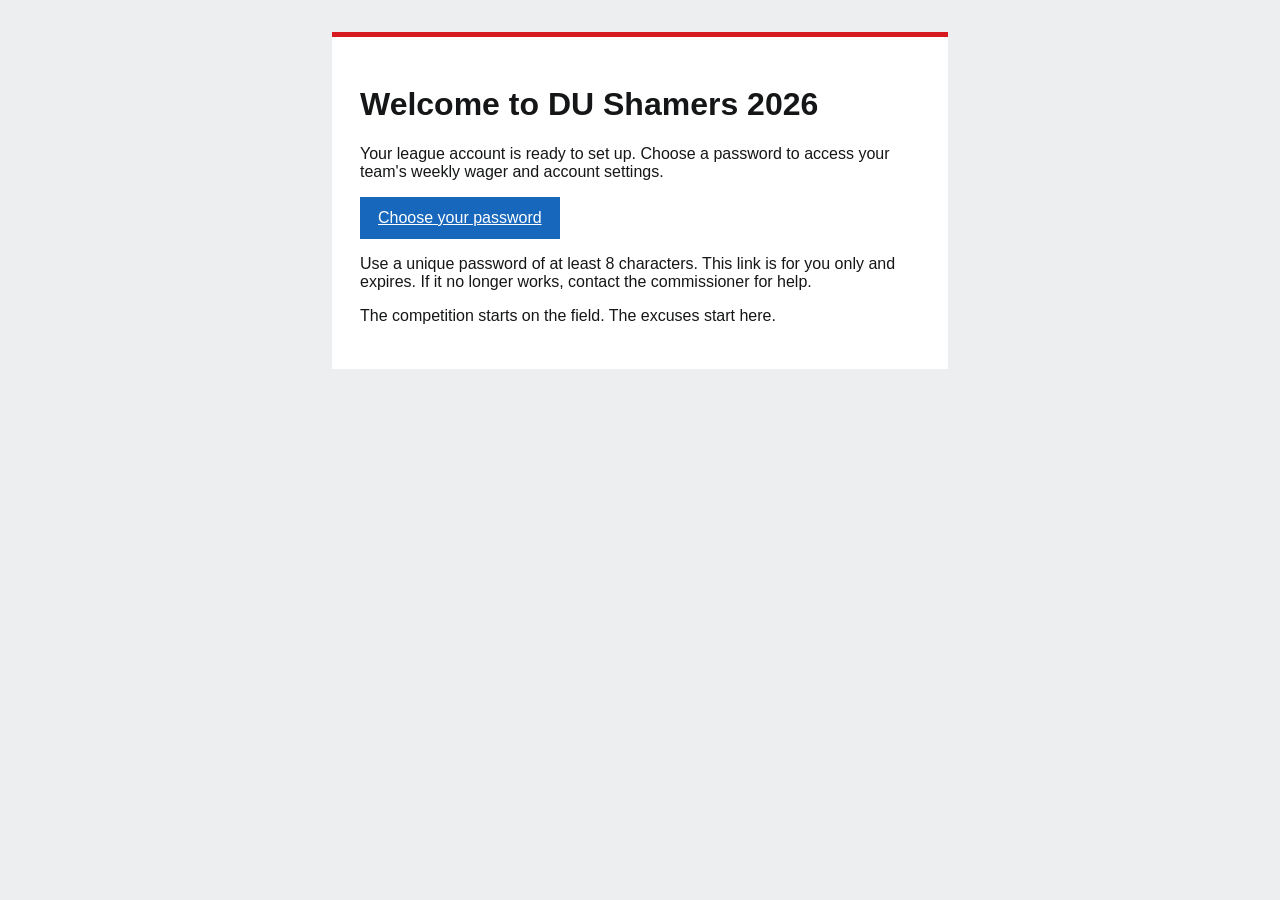
<file: supabase/templates/invite.html>
<!doctype html><html><body style="font-family:Arial,sans-serif;color:#151617;background:#edeef0;padding:24px">
<main style="max-width:560px;margin:auto;background:white;padding:28px;border-top:5px solid #d71920">
<h1>Welcome to DU Shamers 2026</h1><p>Your league account is ready to set up. Choose a password to access your team's weekly wager and account settings.</p>
<p><a href="{{ .ConfirmationURL }}" style="background:#1768bd;color:white;padding:12px 18px;display:inline-block">Choose your password</a></p>
<p>Use a unique password of at least 8 characters. This link is for you only and expires. If it no longer works, contact the commissioner for help.</p>
<p>The competition starts on the field. The excuses start here.</p></main></body></html>
</file>
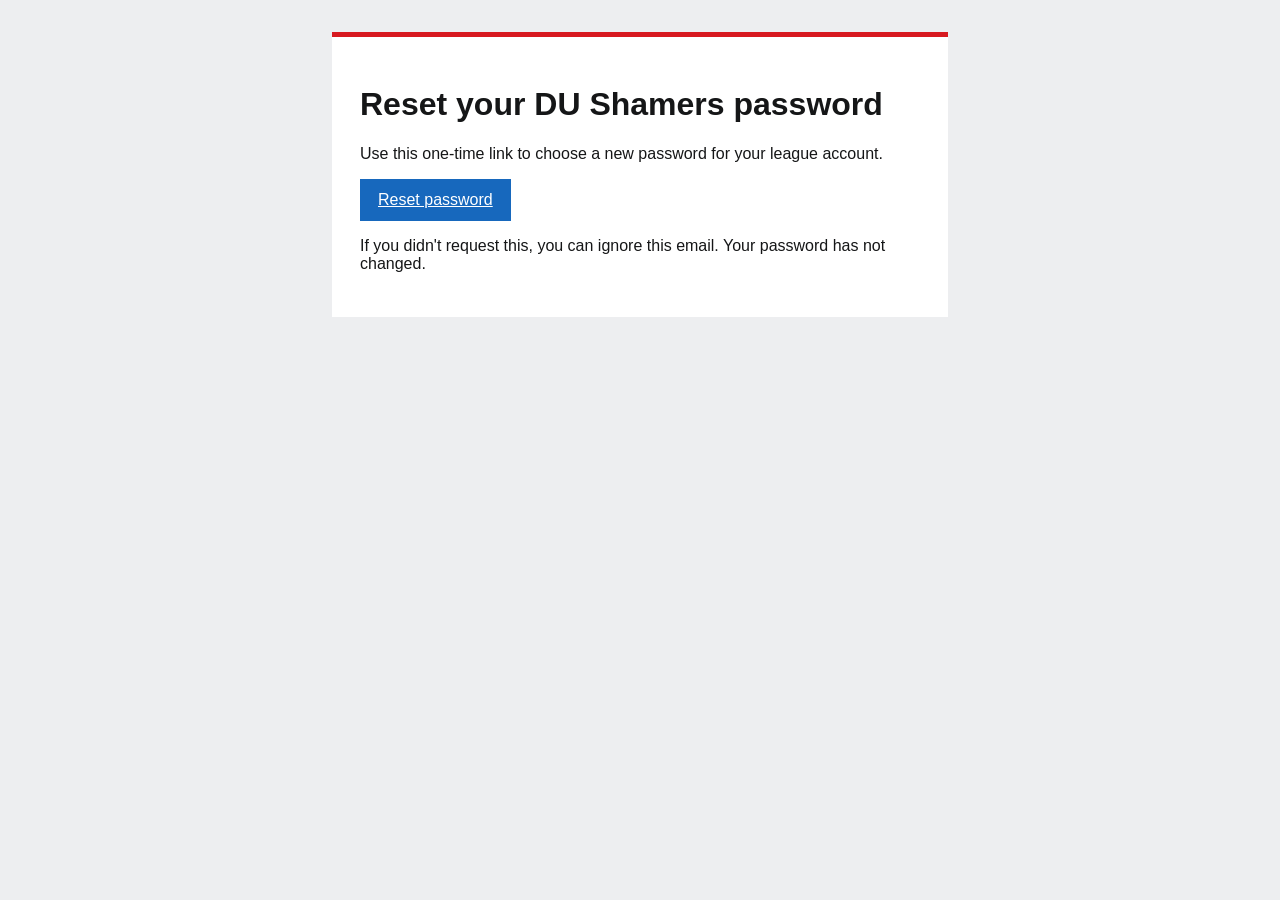
<file: supabase/templates/recovery.html>
<!doctype html><html><body style="font-family:Arial,sans-serif;color:#151617;background:#edeef0;padding:24px">
<main style="max-width:560px;margin:auto;background:white;padding:28px;border-top:5px solid #d71920">
<h1>Reset your DU Shamers password</h1><p>Use this one-time link to choose a new password for your league account.</p>
<p><a href="{{ .ConfirmationURL }}" style="background:#1768bd;color:white;padding:12px 18px;display:inline-block">Reset password</a></p>
<p>If you didn't request this, you can ignore this email. Your password has not changed.</p></main></body></html>
</file>
<file: kentucky/trip.css>
@import url('https://fonts.googleapis.com/css2?family=Barlow+Condensed:wght@600;700;800;900&family=DM+Sans:wght@400;500;600;700&family=Playfair+Display:ital,wght@1,500;1,600&display=swap');
:root{--ink:#141816;--paper:#f5f4ed;--gold:#e2a64d;--muted:#696d65;--line:#d8d9d0;--serif:'Playfair Display',Georgia,serif;--display:'Barlow Condensed',Impact,'Arial Narrow',sans-serif;--body:'DM Sans',Arial,sans-serif;color-scheme:light}
*{box-sizing:border-box}html{scroll-behavior:smooth;scroll-padding-top:90px}body{margin:0;background:var(--paper);color:var(--ink);font:1rem/1.65 var(--body)}a{color:inherit;text-underline-offset:5px}a:hover{color:#926020}a:focus-visible,button:focus-visible{outline:3px solid #c07824;outline-offset:5px}img{display:block;width:100%;height:100%;object-fit:cover}h1,h2,h3,p{margin-top:0}h1,h2,h3{line-height:1.03}h2{font:700 clamp(2.7rem,4.9vw,5rem)/1.03 var(--display);letter-spacing:-.02em;margin-bottom:24px}h2 em{font-family:var(--serif);font-weight:500;font-size:.78em}h3{font:700 1.85rem/1.12 var(--display);margin-bottom:14px}p{margin-bottom:20px}strong{font-weight:700}.wrap{width:min(1240px,calc(100% - 96px));margin-inline:auto}.small{font-size:.875rem;line-height:1.65;color:var(--muted)}.eyebrow,.label{font-size:.875rem;font-weight:700;letter-spacing:.15em;line-height:1.5}.eyebrow{margin-bottom:20px}.label{color:var(--muted)}.skip{position:fixed;top:-100px;left:10px;z-index:20;background:white;padding:10px}.skip:focus{top:10px}.masthead{height:80px;background:var(--ink);color:white;display:flex;align-items:center;justify-content:space-between;padding:0 48px;border-bottom:1px solid #ffffff28}.brand{text-decoration:none;display:flex;align-items:center;gap:18px;font:800 2.2rem var(--display);color:var(--gold)}.brand span{font:700 .875rem var(--body);letter-spacing:.14em;color:white}.header-link{font-size:.875rem;text-decoration:none}.hero{height:780px;min-height:640px;max-height:1000px;position:relative;isolation:isolate;color:white;background:#282720}.hero-art{position:absolute;inset:0;z-index:-3;object-position:center 40%}.hero-shade{position:absolute;inset:0;z-index:-2;background:linear-gradient(90deg,rgba(9,16,13,.9),rgba(9,16,13,.3) 65%,rgba(9,16,13,.08)),linear-gradient(0deg,#101612b3,transparent 40%)}.hero-copy{padding:64px 6vw 70px;max-width:1100px}.hero .eyebrow{color:#e6d9ba;font-size:.875rem}.hero .eyebrow span{margin-left:22px}.hero h1{font:800 clamp(4.5rem,8.5vw,8rem)/.91 var(--display);letter-spacing:-.025em;margin-bottom:28px}.hero h1 em{font-family:var(--serif);font-weight:500;color:var(--gold);font-size:.78em}.period{color:var(--gold)}.tagline{font:500 clamp(1.25rem,2.2vw,1.85rem)/1.4 var(--serif);font-style:italic}.button{display:inline-flex;justify-content:space-between;gap:30px;align-items:center;text-decoration:none;padding:14px 24px;font-weight:700;font-size:1rem}.primary{background:var(--gold);color:#151914}.primary:hover{background:#f1bb68;color:#151914}.hero-bottom{position:absolute;bottom:0;left:6vw;right:6vw;display:flex;justify-content:space-between;padding:20px 0;border-top:1px solid #ffffff50;font-size:.75rem;letter-spacing:.14em}.day-nav{position:sticky;top:0;z-index:5;display:flex;justify-content:center;background:var(--ink);color:white;border-top:1px solid #ffffff20;box-shadow:0 3px 8px #0002}.day-nav a{padding:18px 32px;text-decoration:none;font:700 1.35rem var(--display);white-space:nowrap;border-bottom:3px solid transparent}.day-nav span{font:500 .875rem var(--body);margin-left:8px}.day-nav a:hover,.day-nav a.active{color:var(--gold);border-bottom-color:var(--gold)}.intro{display:grid;grid-template-columns:1fr 1fr;gap:80px;padding-top:85px;padding-bottom:36px}.intro>div:last-child{align-self:center;max-width:480px;font-size:1.125rem}.crew{border-top:1px solid var(--line);border-bottom:1px solid var(--line);display:flex;gap:36px;align-items:center;padding-block:22px}.crew>span{font-size:.75rem;letter-spacing:.15em;font-weight:700;white-space:nowrap}.crew p{margin:0;font-size:1rem}.day{padding-block:75px}.day-heading{display:flex;gap:30px;align-items:center;padding:60px 0 36px}.day .day-heading{padding-top:0}.date-block{border-right:1px solid var(--line);padding-right:28px;display:flex;flex-direction:column;flex-shrink:0}.date-block strong{font:700 5rem/.9 var(--display)}.date-block span{font-size:.75rem;letter-spacing:.1em;margin-top:12px;font-weight:700}.day-heading .eyebrow{margin-bottom:8px;color:var(--muted);font-size:.75rem}.day-heading h2{margin:0}.day-word{margin-left:auto;font:700 .875rem var(--body);letter-spacing:.2em;color:var(--muted);writing-mode:vertical-rl}.arrival-grid{display:grid;grid-template-columns:1fr 1fr;gap:90px;padding-left:124px}.arrival-grid h3{font-size:2.8rem}.arrival-ticket{background:#e9eadf;padding:30px 36px;border-left:4px solid var(--gold)}.arrival-ticket>strong{display:block;font:700 4rem var(--display)}.arrival-ticket small{font-size:1.7rem}.arrival-ticket p{margin-bottom:12px}.arrival-ticket a{font-weight:700;font-size:.875rem}.chapter-image{height:530px;position:relative}.chapter-image img{object-position:center 45%}.image-caption{position:absolute;left:0;right:0;bottom:0;display:flex;justify-content:space-between;background:linear-gradient(0deg,#101612db,transparent);color:white;padding:70px 6vw 24px;letter-spacing:.15em;font-weight:700;font-size:.875rem}.image-caption span{font-size:.75rem;align-self:end}.chapter-lead{font-size:1.125rem;color:var(--muted);margin-bottom:40px}.timeline{border-top:1px solid var(--line)}.stop{display:grid;grid-template-columns:160px 1fr 160px;gap:28px;padding:30px 0;border-bottom:1px solid var(--line)}.stop-time{font:700 1.55rem/1.2 var(--display)}.stop-time small{display:block;font:.875rem var(--body);color:var(--muted);margin-top:8px}.stop h3{font-size:2.1rem}.stop p{max-width:670px;margin-bottom:12px}.stop .badge{justify-self:end;align-self:start}.links{display:flex;flex-wrap:wrap;gap:18px}.links a,.stop a{font-size:.875rem;font-weight:700}.badge{display:inline-block;border:1px solid #babeb1;padding:5px 9px;font-size:.75rem;letter-spacing:.06em;font-weight:700;white-space:nowrap;color:#3a4935;line-height:1.5}.badge.pending{border-color:#b69458;color:#785119}.transport-note{display:grid;grid-template-columns:160px 1fr;gap:28px;margin-top:28px;background:#e9eadf;padding:26px}.transport-note p{margin:0}.dinner{padding-block:100px;display:grid;grid-template-columns:1.15fr 1fr;gap:60px;align-items:center}.dinner-photo{height:650px;position:relative}.dinner-photo img{object-position:55% center}.art-label{position:absolute;bottom:12px;left:16px;color:white;background:#101612b8;padding:5px 9px;font-size:.75rem;letter-spacing:.06em}.dinner-copy>.badge{margin-bottom:20px}.dinner-copy .links{margin-bottom:20px}.race-chapter{background:#e8ebdf;padding-bottom:80px}.brunch{display:grid;grid-template-columns:270px 1fr;gap:35px;padding:28px 0 36px;border-top:1px solid #c8cebd;border-bottom:1px solid #c8cebd;margin-bottom:50px}.brunch>div:first-child{display:flex;align-items:start;flex-direction:column;gap:16px}.time{font:700 2.25rem var(--display)}.brunch p{max-width:680px;margin-bottom:12px}.brunch a{font-weight:700;font-size:.875rem}.racing-layout{display:grid;grid-template-columns:1.15fr 1fr;gap:50px;align-items:center}.racing-photo{position:relative;height:680px}.racing-photo img{object-position:center}.race-times{display:flex;gap:40px;border-block:1px solid #c8cebd;padding:18px 0;margin:25px 0}.race-times strong{font:700 2rem var(--display);display:block}.race-times span{font-size:.875rem}.racing-copy .badge{margin-bottom:12px}.football{background:#181521;color:white}.football-photo{height:590px;position:relative}.football-photo::after{content:'';position:absolute;inset:60% 0 0;background:linear-gradient(transparent,#181521)}.football-photo .art-label{z-index:1}.football-content{padding-top:40px;padding-bottom:65px}.football-content>.eyebrow{text-align:center;color:#e3c08b}.matchup{display:flex;justify-content:center;gap:65px;align-items:center}.matchup>div{text-align:center;flex:1}.matchup span{font-size:.875rem;letter-spacing:.16em}.matchup strong{display:block;font:800 clamp(5.5rem,14vw,11rem)/1.1 var(--display);color:#ecbc63}.matchup>div:last-child strong{color:#91b8ff}.matchup em{font:italic 2.5rem var(--serif);color:#c8c0d1}.stadium{text-align:center;letter-spacing:.15em;font-size:.875rem;margin-bottom:45px}.game-grid{display:grid;grid-template-columns:1fr 1fr;gap:60px;border-top:1px solid #ffffff32;padding-top:35px}.game-grid .label{color:#c6b7d9}.game-grid h3{font-size:2.1rem;margin-top:15px}.game-grid dl{border-color:#ffffff28}.game-grid dt{color:#c6b7d9}.game-grid dl>div{border-color:#ffffff28}.game-grid .small{color:#c7c1ce}.game-grid a{color:#eed4a6}.timing-note{margin-top:35px;margin-bottom:0;padding:22px 26px;background:#ffffff09;border-left:3px solid var(--gold);color:#dcd7e3}.sunday{padding-bottom:85px}.sunday-copy{padding-left:124px;display:grid;grid-template-columns:1fr 1fr;gap:60px}.sunday-copy>p:first-child{font:500 2rem/1.3 var(--serif);font-style:italic}.stay{background:#202a22;color:white;padding:80px 0}.stay-grid{display:grid;grid-template-columns:1fr 1fr;gap:80px;align-items:center}.stay .eyebrow{color:#e9b975}.stay h2{font-size:clamp(2.6rem,4.6vw,4.5rem)}.stay-card{border:1px solid #ffffff36;padding:36px}.house-numbers{display:grid;grid-template-columns:1fr 1fr;gap:25px;margin-bottom:24px}.house-numbers strong{display:block;font:600 4.5rem var(--display);color:var(--gold)}.house-numbers span{font-size:.875rem}dl{margin:0 0 20px;border-top:1px solid #ffffff25}dl>div{display:grid;grid-template-columns:115px 1fr;gap:20px;padding:14px 0;border-bottom:1px solid #ffffff25}dt{font-size:.875rem;color:#c4cec2}dd{margin:0;font-size:.9375rem}.stay .small{color:#d0d6cc}.loose-ends{padding-block:80px}.pending-grid{display:grid;grid-template-columns:repeat(4,1fr);gap:30px;border-top:1px solid var(--line);padding-top:25px}.pending-grid p{font-size:.9375rem;color:var(--muted)}.pending-grid strong{display:block;color:var(--ink);margin-bottom:10px;font-size:1rem}footer{display:flex;justify-content:space-between;gap:60px;padding-block:40px 60px;border-top:1px solid var(--line)}.footer-title{font:700 2.4rem/1 var(--display);text-decoration:none}footer>div{max-width:480px}footer p{margin-bottom:14px}footer a:last-child{font-size:.875rem}
@media(min-width:1600px){.hero-copy{padding-left:max(6vw,calc((100vw - 1400px)/2))}}@media(max-width:1000px){.wrap{width:calc(100% - 56px)}.hero{height:730px}.hero h1{font-size:7rem}.day-nav a{padding:17px 22px}.arrival-grid,.sunday-copy{padding-left:0}.stop{grid-template-columns:120px 1fr}.stop .badge{grid-column:2;justify-self:start}.dinner,.racing-layout{gap:30px}.dinner-photo{height:600px}.racing-photo{height:740px}.stay-grid{gap:30px}.pending-grid{grid-template-columns:1fr 1fr}.intro{gap:40px}.crew{align-items:start}.brunch{grid-template-columns:220px 1fr}}
@media(max-width:650px){html{scroll-padding-top:75px}.wrap{width:calc(100% - 40px)}.masthead{height:64px;padding-inline:20px}.brand{font-size:1.8rem;gap:12px}.brand span{font-size:.75rem;letter-spacing:.07em}.header-link{font-size:.875rem}.hero{height:710px;min-height:0;max-height:none}.hero-art{object-position:66% center}.hero-shade{background:linear-gradient(90deg,#09100de0,#09100d55),linear-gradient(0deg,#09100de0,transparent)}.hero-copy{padding:52px 20px 90px}.hero .eyebrow{font-size:.75rem;line-height:1.8}.hero .eyebrow span{display:block;margin:4px 0 0}.hero h1{font-size:clamp(3.3rem,12.4vw,5rem);line-height:.98;margin-top:30px;letter-spacing:-.025em}.tagline{font-size:1.35rem;max-width:290px;margin:28px 0}.hero-bottom{left:20px;right:20px;gap:20px;font-size:.75rem;line-height:1.6}.hero-bottom>span:last-child{display:none}.day-nav{justify-content:flex-start;overflow-x:auto}.day-nav a{padding:14px 16px;font-size:1.15rem}.day-nav span{display:block;font-size:.75rem;margin:2px 0 0}.intro{grid-template-columns:1fr;gap:6px;padding-top:50px;padding-bottom:20px}.intro>div:last-child{font-size:1rem}.crew{display:block;padding-block:20px}.crew p{margin-top:8px;line-height:1.9}.day{padding-block:45px}.day-heading{gap:18px;padding:40px 0 30px}.date-block{padding-right:18px}.date-block strong{font-size:3.7rem}.date-block span{font-size:.75rem}.day-heading h2{font-size:2.6rem}.day-word{display:none}.arrival-grid{grid-template-columns:1fr;gap:20px}.arrival-grid h3{font-size:2.4rem}.arrival-ticket{padding:24px}.chapter-image{height:360px}.image-caption{padding:60px 20px 18px;font-size:.75rem}.image-caption span{display:none}.stop{grid-template-columns:1fr;gap:12px;padding:25px 0}.stop-time{font-size:1.3rem}.stop-time small{display:inline;margin-left:10px}.stop .badge{grid-column:1;grid-row:2;justify-self:start}.stop h3{font-size:2rem}.transport-note{grid-template-columns:1fr;gap:10px;padding:22px}.dinner{grid-template-columns:1fr;padding-block:55px;gap:30px}.dinner-photo{height:330px}.dinner-copy h2{font-size:3.7rem}.race-chapter{padding-bottom:45px}.brunch{grid-template-columns:1fr;gap:16px;margin-bottom:30px}.brunch>div:first-child{flex-direction:row;align-items:center;flex-wrap:wrap}.brunch .time{font-size:1.8rem}.racing-layout{grid-template-columns:1fr;gap:30px}.racing-photo{height:350px}.racing-copy h2{font-size:3.7rem}.football-photo{height:360px}.football-content{padding-top:24px;padding-bottom:40px}.matchup{gap:18px}.matchup span{font-size:.75rem;letter-spacing:.08em}.matchup strong{font-size:6rem}.matchup em{font-size:1.8rem}.stadium{font-size:.75rem;line-height:1.8}.game-grid{grid-template-columns:1fr;gap:30px}.game-grid article+article{border-top:1px solid #ffffff32;padding-top:25px}.timing-note{padding:20px;font-size:.9375rem}.sunday-copy{grid-template-columns:1fr;gap:0}.stay{padding-block:50px}.stay-grid{grid-template-columns:1fr;gap:30px}.stay-card{padding:24px}.stay h2{font-size:3.3rem}.loose-ends{padding-block:50px}.pending-grid{gap:15px}.pending-grid p{font-size:.875rem}footer{flex-direction:column;gap:24px;padding-bottom:40px}dl>div{grid-template-columns:100px 1fr;gap:12px}.footer-title{font-size:2.2rem}}
@media(prefers-reduced-motion:reduce){html{scroll-behavior:auto}}@media print{.masthead,.hero,.day-nav,.chapter-image,.dinner-photo,.racing-photo,.football-photo,.skip{display:none}body,.football,.stay,.race-chapter{background:white;color:black}.wrap{width:100%}a{color:black!important}.day-heading,.day,.dinner,.stay,.loose-ends{padding-block:15px}.game-grid,.stay-grid,.racing-layout{display:block}.small,dt{color:#444!important}.badge{color:black}.stay-card{border:1px solid #aaa}section{break-inside:auto}.stop,article{break-inside:avoid}}

.house-gallery{display:grid;grid-template-columns:2fr 1fr;grid-template-rows:210px 210px;gap:12px}.house-gallery a{grid-row:1/3;display:block;min-height:0}.photo-credit{font-size:.75rem;color:#c4cec2;margin:12px 0 45px}.house-gallery img{min-height:0}@media(max-width:650px){.house-gallery{grid-template-columns:1fr 1fr;grid-template-rows:240px 130px;gap:8px}.house-gallery a{grid-row:1;grid-column:1/3}}

/* Give the reunion portrait its own space so no brother is hidden under the title. */
.hero{height:auto;min-height:0;max-height:none;display:flex;flex-direction:column;background:#141816;padding-bottom:0}
.hero-copy{order:0;padding:42px 6vw 36px;max-width:none;position:relative}
.hero h1{font-size:clamp(4rem,7.7vw,7.3rem);line-height:.95;margin-bottom:20px}
.hero .tagline{margin-bottom:0}.hero .button{position:absolute;right:6vw;bottom:38px}
.hero-art{position:relative;inset:auto;z-index:0;order:1;height:auto;aspect-ratio:16/9;max-height:780px;object-fit:cover;object-position:center}
.hero-shade{display:none}.hero-bottom{position:static;order:2;margin:0 6vw;gap:20px}
@media(max-width:1000px){.hero .button{position:static;margin-top:22px}.hero h1{font-size:clamp(3.5rem,9vw,6rem)}}
@media(max-width:650px){.hero-copy{padding:32px 20px 28px}.hero h1{font-size:clamp(2.65rem,11.1vw,4.5rem);margin-top:22px}.hero .tagline{max-width:none;font-size:1.2rem;margin-top:20px}.hero-art{aspect-ratio:16/9;max-height:none}.hero-bottom{margin-inline:20px;font-size:.75rem}.hero .button{padding:12px 18px;margin-top:22px}.hero .eyebrow span{display:inline;margin-left:10px}}
@media(max-width:650px){.day-nav a{flex:1;min-width:0;padding:14px 5px;text-align:center}.day-nav span{font-size:.75rem}.day-nav{overflow-x:visible}}

/* Each reunion scene keeps its complete composition at every screen size. */
.countdown{order:0;display:flex;align-items:center;justify-content:space-between;gap:30px;padding:24px 6vw 30px;border-top:1px solid #ffffff25;background:#1c231d}
.countdown .eyebrow{color:var(--gold);margin:0 0 6px}.countdown-date{font-size:.8rem;color:#cad0c6;margin:0}
.countdown-units{display:flex;gap:40px}.countdown-units[hidden]{display:none}.countdown-units>div{text-align:center;min-width:64px}.countdown-units strong{display:block;font:700 3.8rem/1 var(--display);font-variant-numeric:tabular-nums;color:#f5f4ed}.countdown-units span{font-size:.65rem;letter-spacing:.12em;color:#cad0c6}
@media(max-width:650px){.countdown{padding:20px;flex-direction:column;align-items:flex-start;gap:18px}.countdown-units{width:100%;justify-content:space-between;gap:12px}.countdown-units>div{min-width:0}.countdown-units strong{font-size:2.8rem}.countdown .eyebrow{font-size:.75rem}}
.hero-art,.chapter-image,.dinner-photo,.racing-photo,.football-photo,.touchdown-photo{height:auto;aspect-ratio:1672/941;max-height:none}
.chapter-image img,.dinner-photo img,.racing-photo img,.football-photo img,.touchdown-photo img{object-fit:contain}
.dinner,.racing-layout{grid-template-columns:1fr;gap:36px}
.dinner-copy,.racing-copy{display:block;max-width:850px}
.dinner-copy h2 br{display:none}.dinner-copy h2 br::after{content:' '}
.dinner-copy h2{max-width:760px}.dinner-copy h2 em{display:block;margin-top:8px}
.dinner-copy h2{word-spacing:.05em}.dinner-photo{width:100%}
.football-photo::after{display:none}.football-photo,.touchdown-photo{position:relative}
.touchdown-chapter{background:#181521;color:white;padding-bottom:0;border-top:1px solid #ffffff25}
.touchdown-heading{padding-block:50px 35px}.touchdown-heading .eyebrow{color:var(--gold)}
.touchdown-heading p:last-child{color:#d6cfe1;margin-bottom:0}
.art-expand{border:0;background:#141816;color:white;display:block;padding:0;width:100%;cursor:zoom-in;position:relative;font:inherit}
.hero>.art-expand{order:1;aspect-ratio:1672/941}.art-expand img{position:static;width:100%;height:auto;max-height:none;aspect-ratio:1672/941;object-fit:contain}
.art-expand::after{content:'VIEW FULL IMAGE ↗';position:absolute;top:14px;right:14px;padding:7px 10px;background:#141816b8;color:white;font-size:.65rem;letter-spacing:.1em;opacity:0;transition:opacity .15s}
.art-expand:hover::after,.art-expand:focus-visible::after{opacity:1}.image-caption,.art-label{pointer-events:none}
#art-viewer{width:min(1500px,96vw);max-width:96vw;max-height:96dvh;padding:48px 12px 12px;border:1px solid #ffffff40;background:#141816;color:white;overflow:auto}
#art-viewer::backdrop{background:#000d}#art-viewer img{width:100%;height:auto;max-height:78dvh;object-fit:contain}
.viewer-close{position:absolute;right:14px;top:10px;border:1px solid #ffffff70;background:transparent;color:white;font:600 .9rem var(--body);padding:5px 12px;cursor:pointer}
.viewer-caption{font-size:.8rem;color:#d0d6cc;margin:10px 6px 0}
@media(max-width:650px){.art-expand::after{opacity:1;top:8px;right:8px;font-size:.55rem;padding:5px 7px}.image-caption{padding:25px 12px 8px;font-size:.6rem}.art-label{font-size:.55rem;left:8px;bottom:6px;padding:3px 6px}.dinner,.racing-layout{gap:24px}.dinner-copy h2{font-size:3.2rem}.touchdown-heading{padding-block:35px 24px}.hero-bottom{font-size:.65rem}.pending-grid{grid-template-columns:1fr 1fr}}
@media print{.touchdown-chapter,.art-expand,#art-viewer{display:none}}

.distillery-options{display:grid;grid-template-columns:repeat(2,minmax(0,1fr));gap:12px;margin-top:20px}.distillery-option{padding:14px 16px;border:1px solid var(--line);border-radius:4px}.distillery-option h4{font-size:1rem;margin:0 0 4px}.option-area{font-size:.75rem;color:var(--muted)}.distillery-option p{font-size:.875rem;line-height:1.5;margin:7px 0 0}@media(max-width:650px){.distillery-options{grid-template-columns:1fr}}
.trip-gallery{padding-block:70px 30px}.gallery-heading{display:flex;justify-content:space-between;align-items:center;gap:25px}.gallery-heading h2{margin-bottom:18px}.gallery-heading .button{flex-shrink:0;border:0;cursor:pointer;font-family:inherit}.gallery-stage{position:relative;background:#101511;height:min(74vh,740px);min-height:320px;touch-action:pan-y}.gallery-stage>img{object-fit:contain}.gallery-arrow{position:absolute;top:50%;transform:translateY(-50%);border:1px solid #ffffff55;border-radius:50%;width:48px;height:48px;background:#141816dd;color:white;font:36px/1 Arial;cursor:pointer}.gallery-arrow.previous{left:16px}.gallery-arrow.next{right:16px}.gallery-details{display:flex;justify-content:space-between;gap:20px;align-items:center;padding-block:16px}.gallery-details p{margin:0}.gallery-details span{white-space:nowrap;font-size:.875rem;color:var(--muted)}.gallery-thumbnails{display:flex;gap:12px;overflow-x:auto;padding:5px 5px 15px}.gallery-thumbnail{flex:0 0 76px;width:76px;height:90px;border:3px solid transparent;padding:0;background:var(--ink);cursor:pointer;opacity:.65}.gallery-thumbnail[aria-pressed=true]{border-color:var(--gold);opacity:1}.gallery-thumbnail:hover{opacity:1}.gallery-text-button{font:inherit;border:0;background:transparent;text-decoration:underline;text-underline-offset:4px;cursor:pointer;color:inherit;padding:10px 0}.trip-gallery #gallery-status{margin:8px 0}#upload-dialog{width:min(480px,calc(100% - 32px));max-height:90vh;overflow:auto;border:1px solid var(--line);padding:28px;background:var(--paper);color:var(--ink)}#upload-dialog::backdrop{background:#101511bb}#upload-close{display:block;margin-left:auto;margin-bottom:14px}#upload-dialog label{display:block;margin:16px 0;font-weight:600}#upload-dialog input{display:block;width:100%;margin-top:6px;padding:12px;border:1px solid #969c92;background:white;font:inherit;box-sizing:border-box}#upload-dialog .button{border:0;cursor:pointer;font:inherit;font-weight:700}#photo-signout{margin-left:15px}#upload-status{margin:18px 0 0;overflow-wrap:anywhere}#upload-dialog [hidden]{display:none}#upload-dialog button:disabled{opacity:.6;cursor:wait}@media(max-width:650px){.trip-gallery{padding-top:40px}.gallery-heading{align-items:flex-start;flex-direction:column;gap:0;margin-bottom:24px}.gallery-stage{height:65vh;min-height:300px}.gallery-arrow{width:42px;height:42px}.gallery-arrow.previous{left:8px}.gallery-arrow.next{right:8px}.gallery-thumbnail{flex-basis:62px;width:62px;height:76px}.gallery-heading h2{font-size:3.5rem}}

/* Trip settlement */
.settlement{background:#e8ebdf;padding:45px 0 35px;border-bottom:4px solid var(--gold)}
.settlement-heading{display:grid;grid-template-columns:1fr 1fr;gap:40px;align-items:center}.settlement-heading .eyebrow{font-size:.75rem;margin-bottom:12px}.settlement-heading h2{font-size:3.5rem;margin-bottom:24px}.settlement-heading>p{max-width:440px;color:#43503e}
.settlement-balances{display:grid;grid-template-columns:1.15fr 1fr 1fr;border:1px solid #bfc7b5;background:#f5f4ed}.settlement-balances article{padding:22px 25px}.settlement-balances article+article{border-left:1px solid #ccd1c2}.settlement-balances .balance-standard{background:#202a22;color:white}.settlement-balances .label{font-size:.7rem;letter-spacing:.09em}.balance-standard .label{color:#e9c485}.settlement-balances strong{display:block;font:700 clamp(2.3rem,4vw,3.4rem)/1.2 var(--display);margin:8px 0}.settlement-balances p{font-size:.8rem;margin:0;line-height:1.5}
.payment-options{display:grid;grid-template-columns:1fr 1fr;gap:20px;margin-top:22px}.payment-card{display:flex;justify-content:space-between;align-items:center;gap:20px;padding:18px 22px;background:#fff;border:1px solid #ccd1c2}.payment-card h3{margin-bottom:5px;font-size:2rem}.payment-card p{font-size:.9rem;margin-bottom:15px;overflow-wrap:anywhere}.payment-card .button{padding:10px 16px;font-size:.85rem}.payment-card>a{flex:0 0 155px}.payment-card img{height:auto;object-fit:contain;max-height:170px}.settlement-help{font-size:.8rem;color:#4e584a;margin:16px 0}
.expense-details{border-top:1px solid #bfc7b5;font-size:.875rem}.expense-details summary{cursor:pointer;padding:16px 0;font-weight:700}.expense-details summary span{float:right;color:#59634f;font-weight:400}.expense-content{max-width:850px;padding-bottom:8px}.expense-content table{width:100%;border-collapse:collapse;margin-bottom:18px;font-size:.875rem}.expense-content caption{text-align:left;font-weight:700;padding-bottom:10px}.expense-content th,.expense-content td{text-align:left;padding:9px 8px;border-bottom:1px solid #cbd1c2}.expense-content tr>:last-child{text-align:right;font-variant-numeric:tabular-nums;white-space:nowrap}.expense-content tfoot{font-weight:700}.expense-content p{margin-bottom:10px}
@media(max-width:900px){.settlement{padding-top:30px}.settlement-heading{grid-template-columns:1fr;gap:0}.settlement-heading h2{font-size:3rem}.settlement-heading>p{font-size:.9rem}.settlement-balances{grid-template-columns:1fr}.settlement-balances article{padding:16px 20px}.settlement-balances article+article{border-left:0;border-top:1px solid #ccd1c2}.settlement-balances strong{font-size:2.5rem}.payment-options{grid-template-columns:1fr;gap:12px}.payment-card{padding:16px;gap:12px}.payment-card>a{flex-basis:125px}.expense-details summary span{float:none;display:block;margin-top:5px;font-size:.75rem}.expense-content table{font-size:.8rem}}

.payment-tracker{margin-top:24px;padding:22px;background:#f5f4ed;border:1px solid #bfc7b5}.tracker-heading{display:flex;justify-content:space-between;align-items:baseline;gap:12px}.tracker-heading h3{font-size:1.7rem;margin-bottom:16px}.tracker-heading>span{font-size:.8rem;color:#59634f}.payment-roster{display:grid;grid-template-columns:repeat(3,minmax(0,1fr));gap:10px 20px;list-style:none;padding:0;margin:0 0 16px}.payment-roster li{display:flex;align-items:center;gap:10px;padding:10px 0;border-top:1px solid var(--line)}.payment-status-icon{font-size:1.4rem;color:#777d71;flex-shrink:0}.settled .payment-status-icon{color:#356038;font-weight:700}.payment-roster strong{font-size:.9rem;display:block}.payment-roster div>span{font-size:.75rem;color:#59634f;display:block}.payment-tracker>.small{font-size:.75rem;margin:0}@media(max-width:700px){.payment-roster{grid-template-columns:repeat(2,minmax(0,1fr))}.tracker-heading{display:block}.tracker-heading h3{margin-bottom:6px}.tracker-heading>span{display:block;margin-bottom:14px}}@media(max-width:420px){.payment-roster{grid-template-columns:1fr}}
</file>
